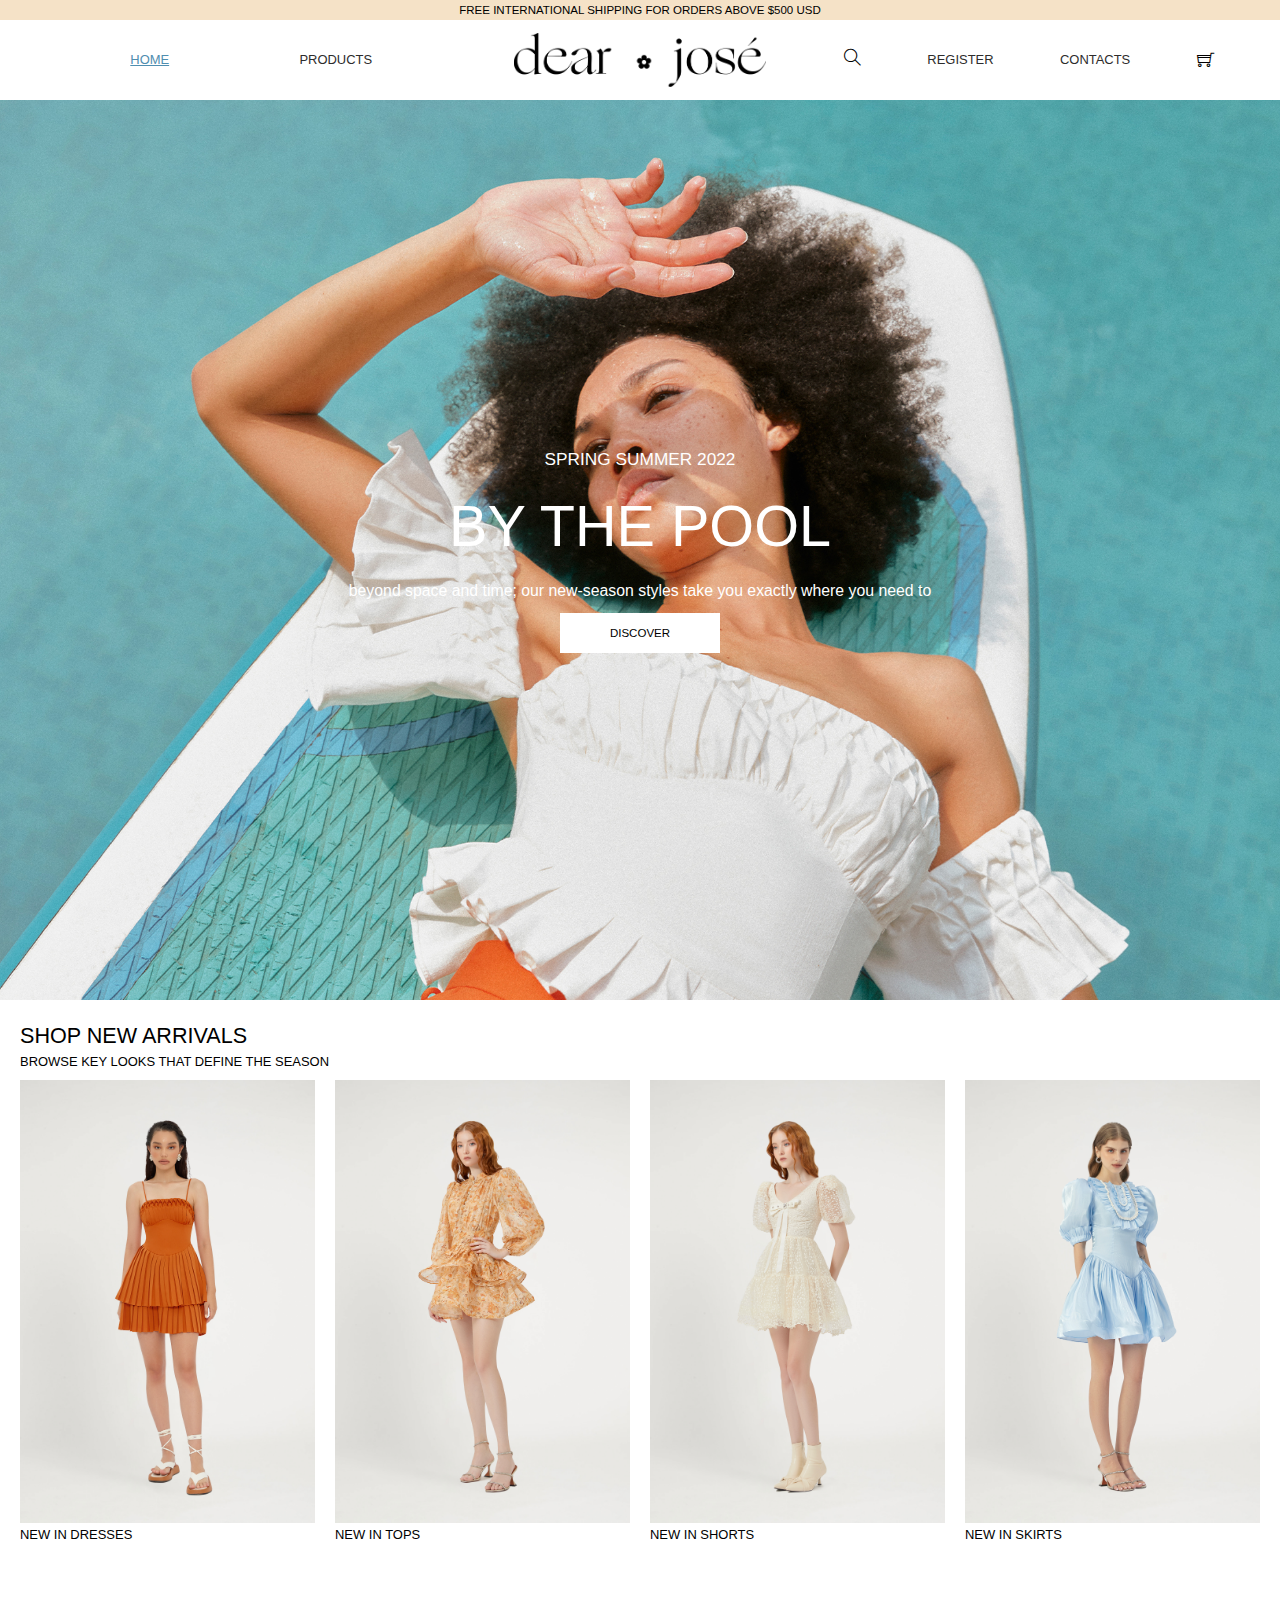
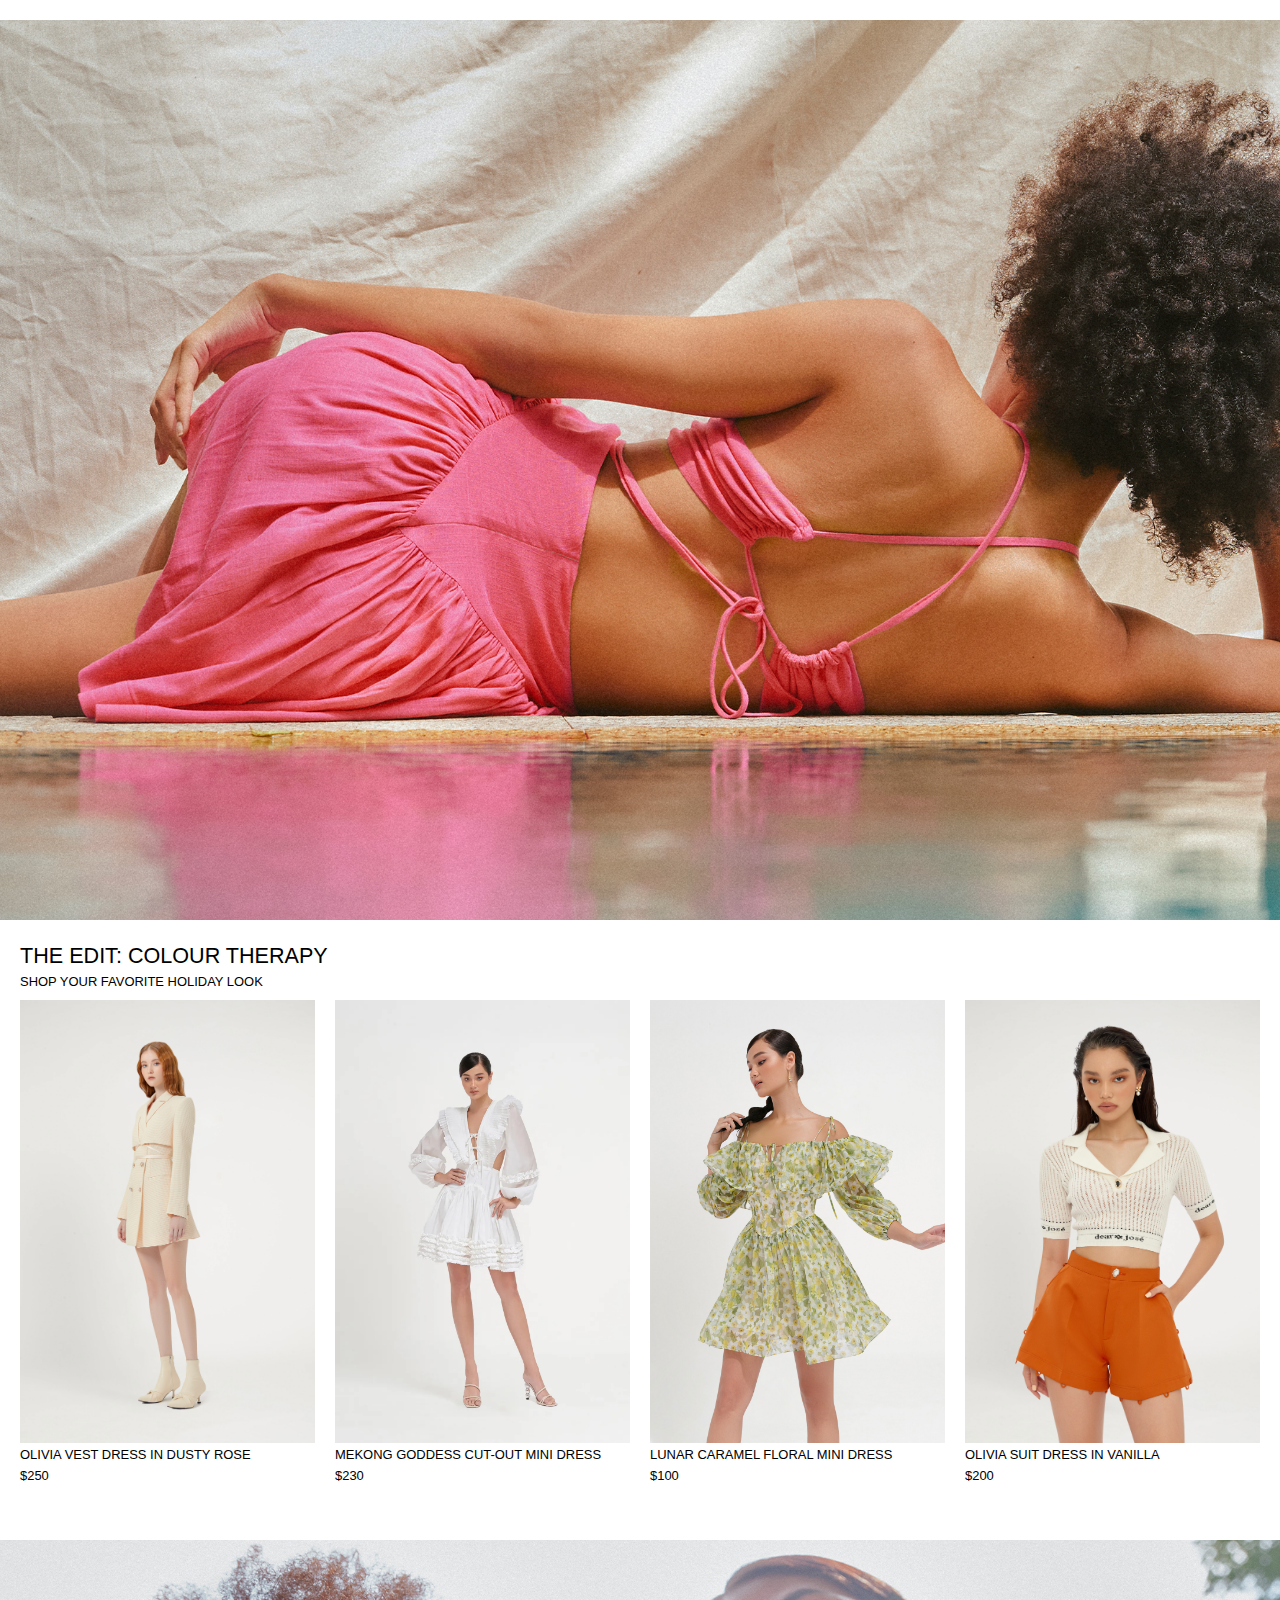
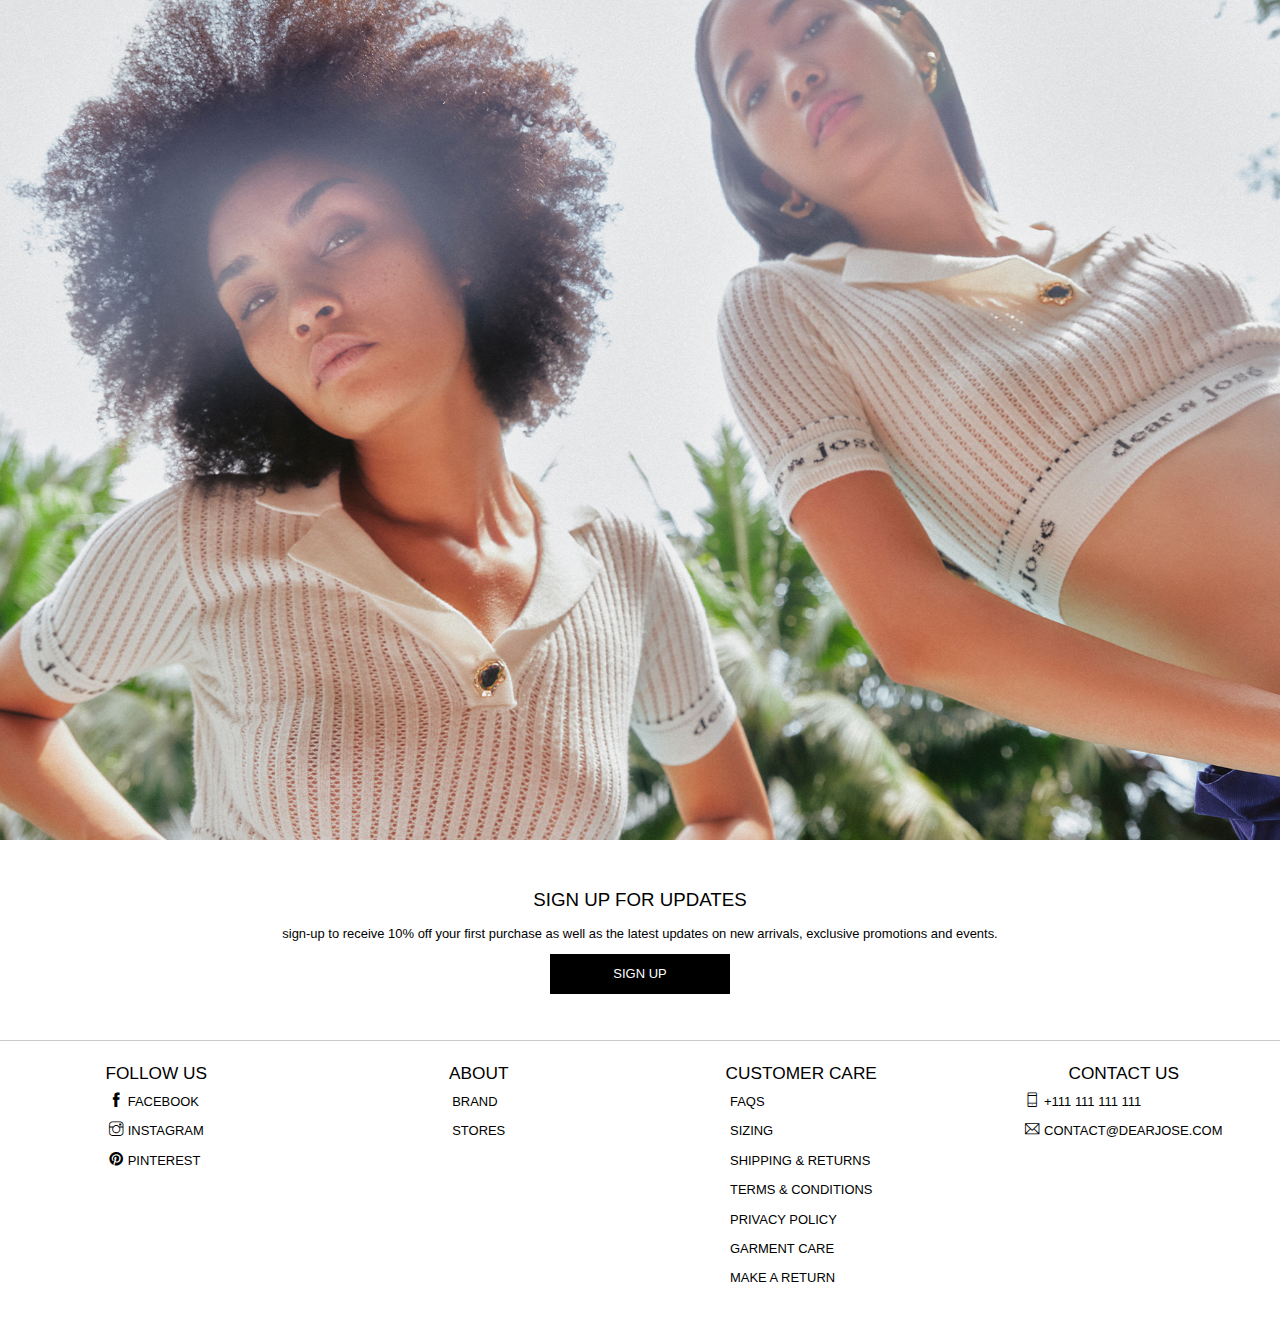
<file: index.html>
<!DOCTYPE html>
<html lang="en">

<head>
    <meta charset="UTF-8" />
    <meta http-equiv="X-UA-Compatible" content="IE=edge" />
    <meta name="viewport" content="width=device-width, initial-scale=1.0" />
    <link href="http://fonts.cdnfonts.com/css/sofia-pro" rel="stylesheet" />
    <link rel="stylesheet" href="./css/index.css" />
    <link rel="stylesheet" href="./themify-icons/themify-icons.css" />
    <title>DEAR JOIE</title>
</head>

<body>
    <div class="container">
        <div class="header-container">

            <div class="modal-header">
                <p>FREE INTERNATIONAL SHIPPING FOR ORDERS ABOVE $500 USD</p>
            </div>
            <div class="header">

                <div class="nav-bar">
                    <div class="nav-link active"><a href="index.html">HOME</a></div>
                    <div class="nav-link"><a href="product.html">PRODUCTS</a></div>
                </div>
                <div class="logo">
                    <img src="./image/logo-black.png" alt="logo" />
                </div>
                <div class="search-cart">
                    <div class="icon-search">
                        <i class="ti-search"></i>
                    </div>
                    <p class="nav-link"><a href="register.html">REGISTER</a></p>
                    <p class="nav-link"><a href="contact.html">CONTACTS</a></p>
                    <div class="icon-cart">
                        <i class="ti-shopping-cart"></i>
                    </div>
                </div>
            </div>
        </div>
        <div class="body-page">

            <div class="slider">
                <img src="./image/image_main.jpg" alt="" class="main-image">
                <div class="content-slider">

                    <div class="content-summer">
                        SPRING SUMMER 2022

                    </div>
                    <div class="content-creator">
                        BY THE POOL

                    </div>
                    <div class="content-description">
                        Beyond space and time; our new-season styles take you exactly where you need to
                    </div>
                    <div class="content-button">
                        DISCOVER
                    </div>


                </div>
            </div>
            <div class="product-category">
                <p class="category-title">SHOP NEW ARRIVALS</p>
                <p class="category-description">BROWSE KEY LOOKS THAT DEFINE THE SEASON</p>
            </div>
            <div class="slider-product">
                <div class="product">
                    <div class="product-img"><img src="./image/MANGO-MARTINI-PLEATE-MINIDRESS-1.jpg" alt=""></div>
                    <p class="product-name">
                        NEW IN DRESSES</p>
                </div>
                <div class="product">
                    <div class="product-img"><img src="./image/Lunar-Caramel-Floral-Mini-Dress-1.jpg" alt=""></div>
                    <p class="product-name">NEW IN TOPS</p>
                </div>
                <div class="product">
                    <div class="product-img"><img src="./image/Milky-Way-Floral-Mini-Dress-3.jpg" alt=""></div>
                    <p class="product-name">NEW IN SHORTS</p>
                </div>
                <div class="product">
                    <div class="product-img"><img src="./image/MIUCCIA-SHINY-MINI-DRESS-IN-BLUE-2.jpg" alt=""></div>
                    <p class="product-name">NEW IN SKIRTS</p>
                </div>
            </div>
            <div class="slider">
                <img src="./image/image-main2.jpg" alt="" class="main-image">

            </div>
            <div class="product-category">
                <p class="category-title">THE EDIT: COLOUR THERAPY</p>
                <p class="category-description">SHOP YOUR FAVORITE HOLIDAY LOOK</p>
            </div>
            <div class="slider-product">
                <div class="product">
                    <div class="product-img"><img src="./image/Olivia-Suit-Dress-In-Vanilla-3.jpg" alt=""></div>
                    <p class="product-name">
                        OLIVIA VEST DRESS IN DUSTY ROSE</p>
                    <p class="product-price">$250</p>
                </div>
                <div class="product">
                    <div class="product-img"><img src="./image/product1.png" alt=""></div>
                    <p class="product-name">MEKONG GODDESS CUT-OUT MINI DRESS</p>
                    <p class="product-price">$230</p>
                </div>
                <div class="product">
                    <div class="product-img"><img src="./image/Untitled-1_0020_DJ-0976.jpg" alt=""></div>
                    <p class="product-name">LUNAR CARAMEL FLORAL MINI DRESS</p>
                    <p class="product-price">$100</p>
                </div>
                <div class="product">
                    <div class="product-img"><img src="./image/COCO-CROPPED-KNIT-POLO-SHIRT-3.jpg" alt=""></div>
                    <p class="product-name">OLIVIA SUIT DRESS IN VANILLA</p>
                    <p class="product-price">$200</p>
                </div>
            </div>
            <div class="slider">
                <img src="./image/image-main3.jpg" alt="" class="main-image">

            </div>
            <div class="sign-up">
                <p class="signup-title">
                    SIGN UP FOR UPDATES
                </p>
                <p class="signup-description">
                    Sign-up to receive 10% off your first purchase as well as the latest updates on new arrivals,
                    exclusive
                    promotions and
                    events.
                </p>
                <div class="signup-btn">
                    <p>Sign up</p>
                </div>
            </div>
        </div>
        <div class="footer">
            <div class="follow footer-item">
                <div class="title">FOLLOW US</div>
                <div class="list-item">

                    <div class="ff-item">
                        <div class="icon">
                            <i class="ti-facebook"></i>
                        </div>
                        <p class="name">FACEBOOK</p>
                    </div>

                    <div class="ff-item">
                        <div class="icon"><i class="ti-instagram"></i></div>
                        <p class="name">INSTAGRAM </p>
                    </div>
                    <div class="ff-item">
                        <div class="icon"><i class="ti-pinterest-alt"></i></div>
                        <p class="name">PINTEREST</p>
                    </div>
                </div>
            </div>
            <div class="follow footer-item">
                <div class="title">ABOUT </div>
                <div class="list-item">

                    <div class="ff-item">

                        <p class="name">BRAND</p>
                    </div>
                    <div class="ff-item">

                        <p class="name">STORES</p>
                    </div>
                </div>
            </div>
            <div class="follow footer-item">
                <div class="title">CUSTOMER CARE</div>
                <div class="list-item">

                    <div class="ff-item">
                        <div class="name">FAQS</div>
                    </div>
                    <div class="ff-item">
                        <div class="name">SIZING</div>
                    </div>
                    <div class="ff-item">
                        <div class="name">SHIPPING & RETURNS</div>
                    </div>
                    <div class="ff-item">
                        <div class="name">TERMS & CONDITIONS</div>
                    </div>
                    <div class="ff-item">
                        <div class="name">PRIVACY POLICY</div>
                    </div>
                    <div class="ff-item">
                        <div class="name">GARMENT CARE</div>
                    </div>
                    <div class="ff-item">
                        <div class="name">MAKE A RETURN</div>
                    </div>
                </div>
            </div>
            <div class="follow footer-item">
                <div class="title">CONTACT US</div>
                <div class="list-item">

                    <div class="ff-item">
                        <div class="icon">
                            <i class="ti-mobile"></i>
                        </div>
                        <p class="name">+111 111 111 111</p>
                    </div>

                    <div class="ff-item">
                        <div class="icon"><i class="ti-email"></i></div>
                        <p class="name">CONTACT@DEARJOSE.COM </p>
                    </div>

                </div>
            </div>
        </div>
    </div>
</body>

</html>
</file>
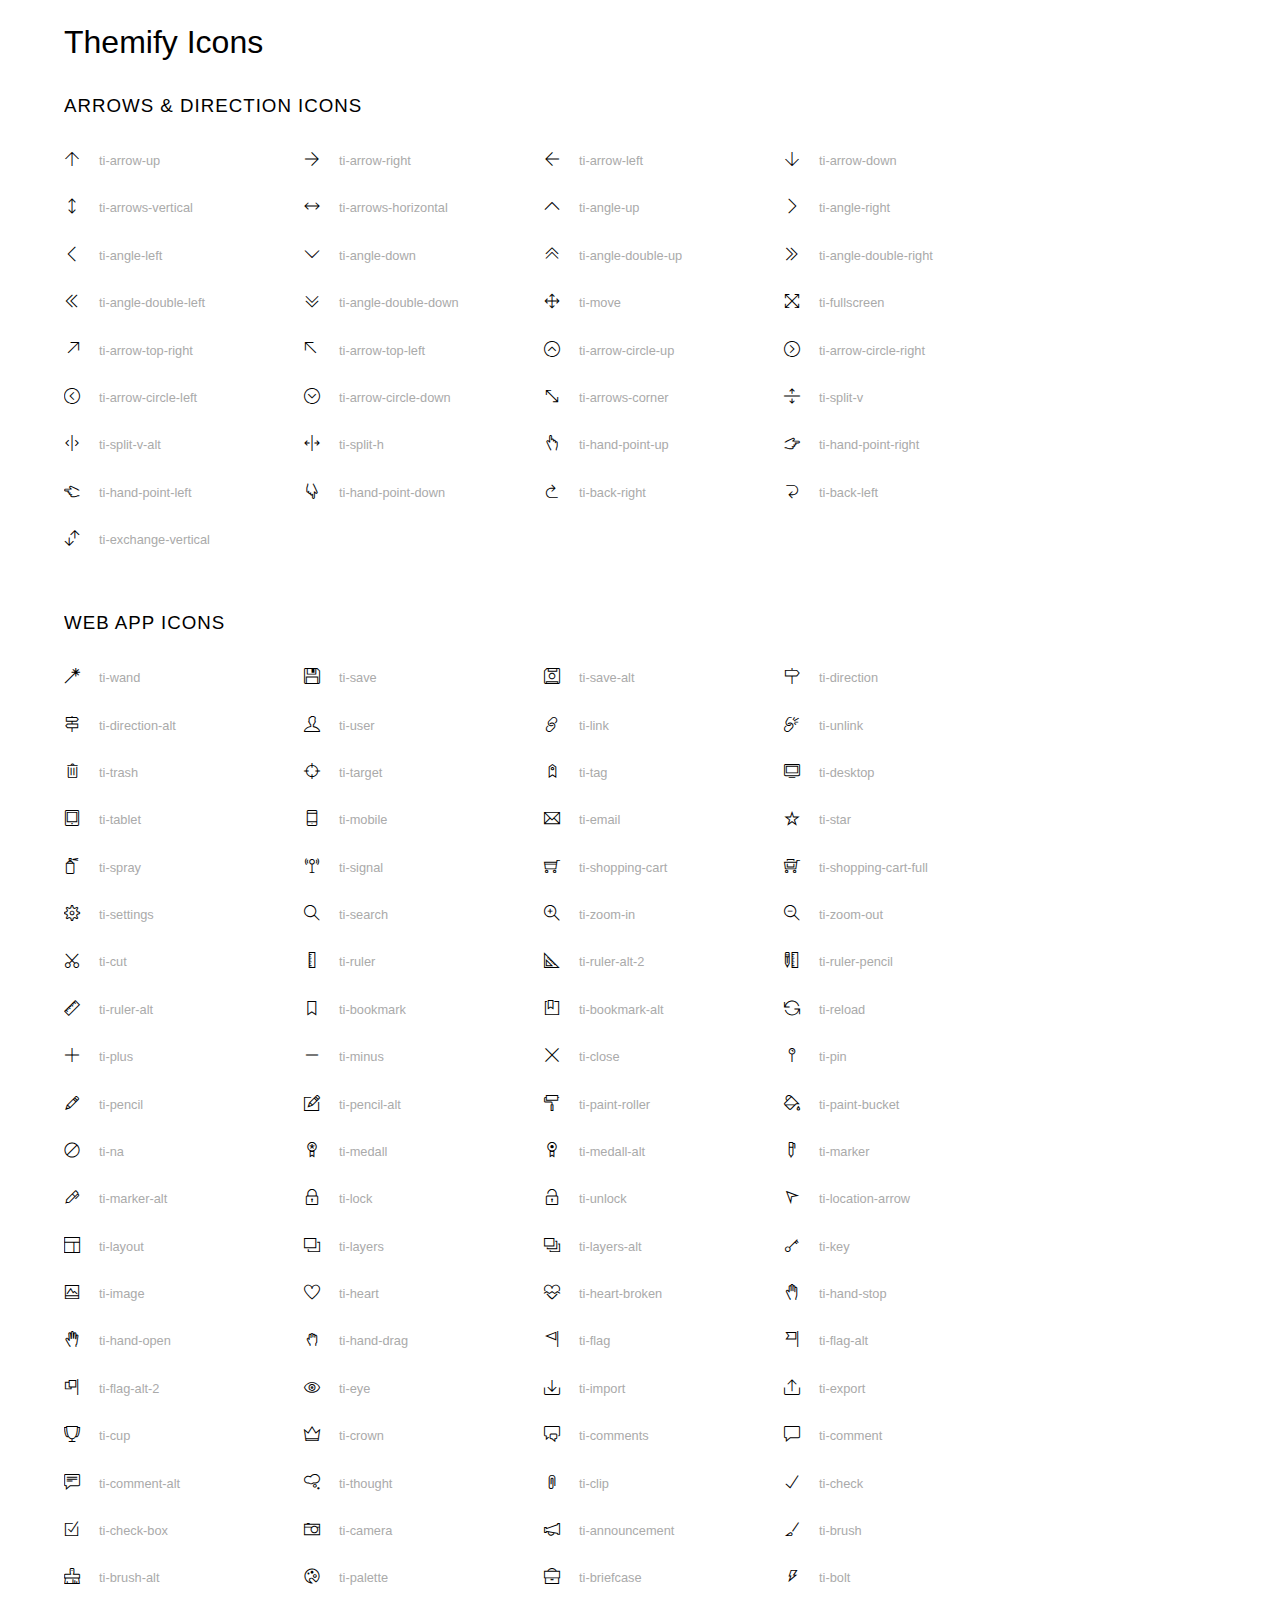
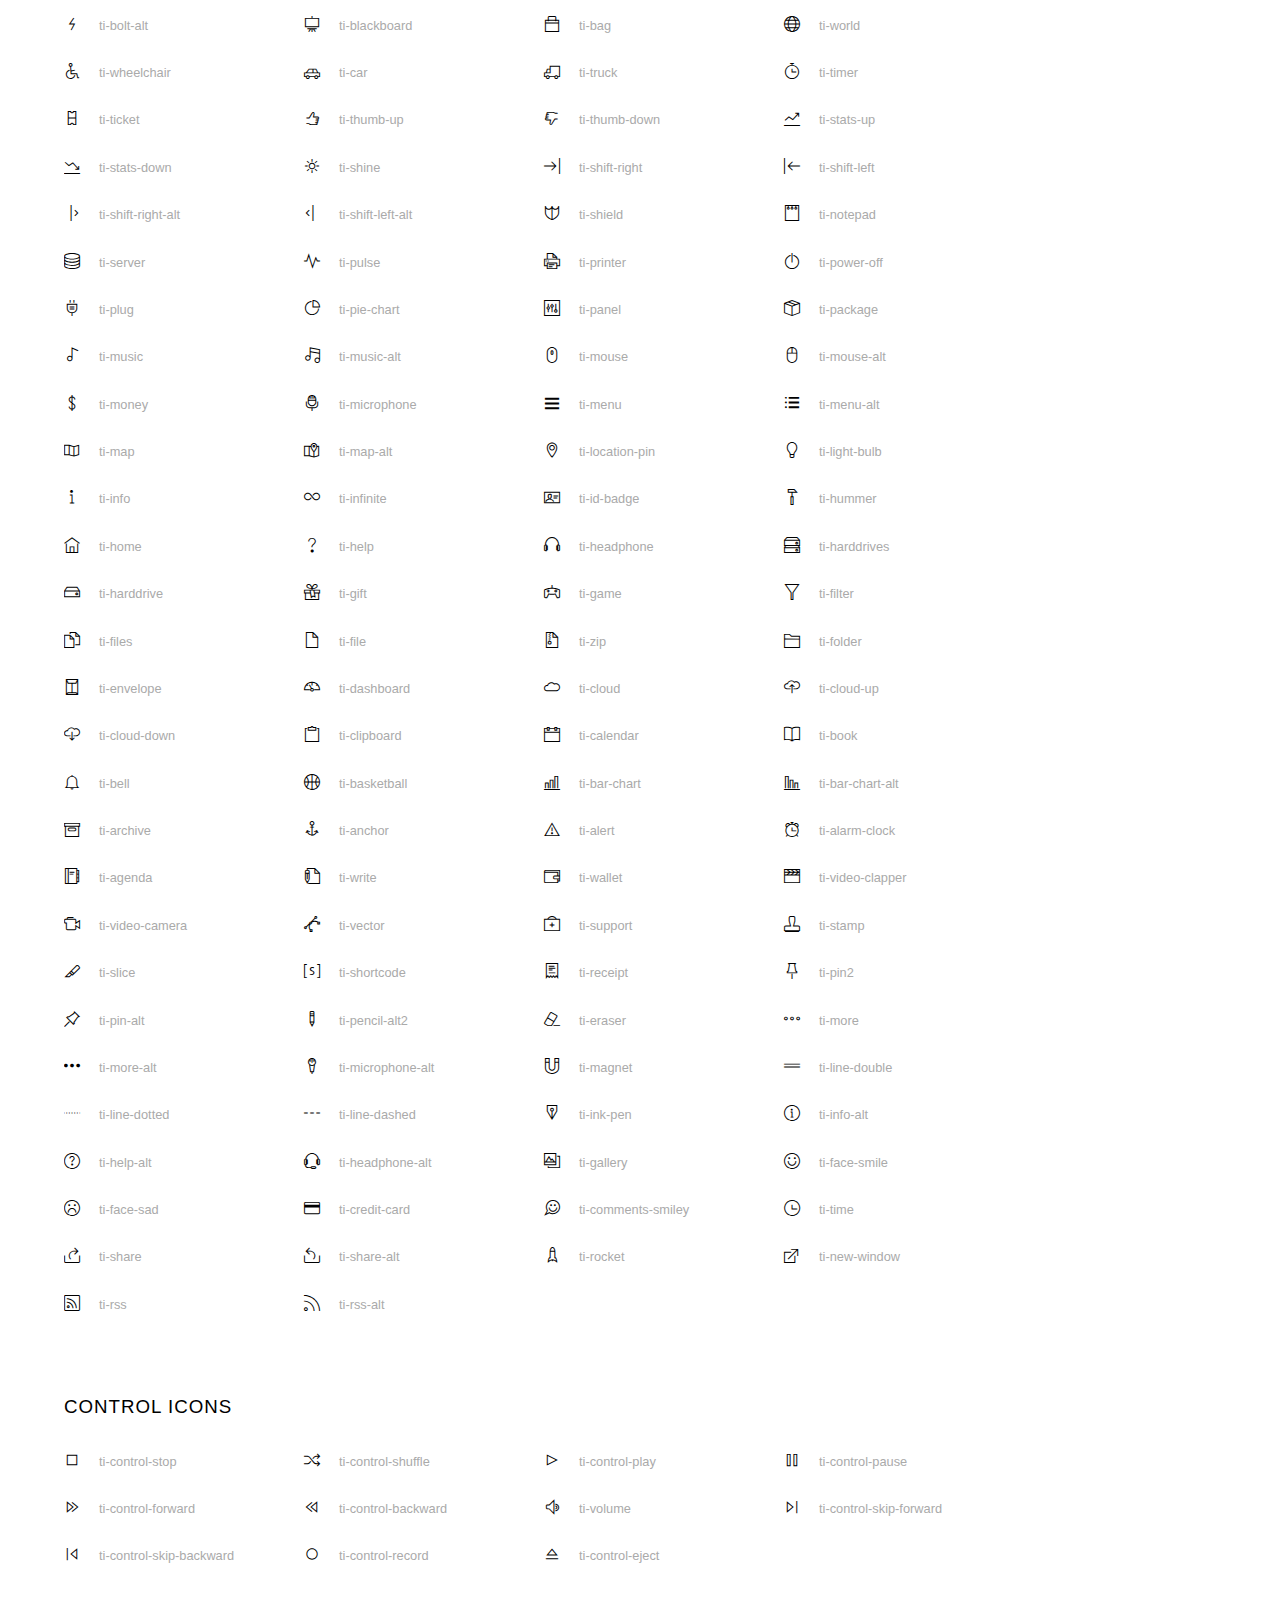
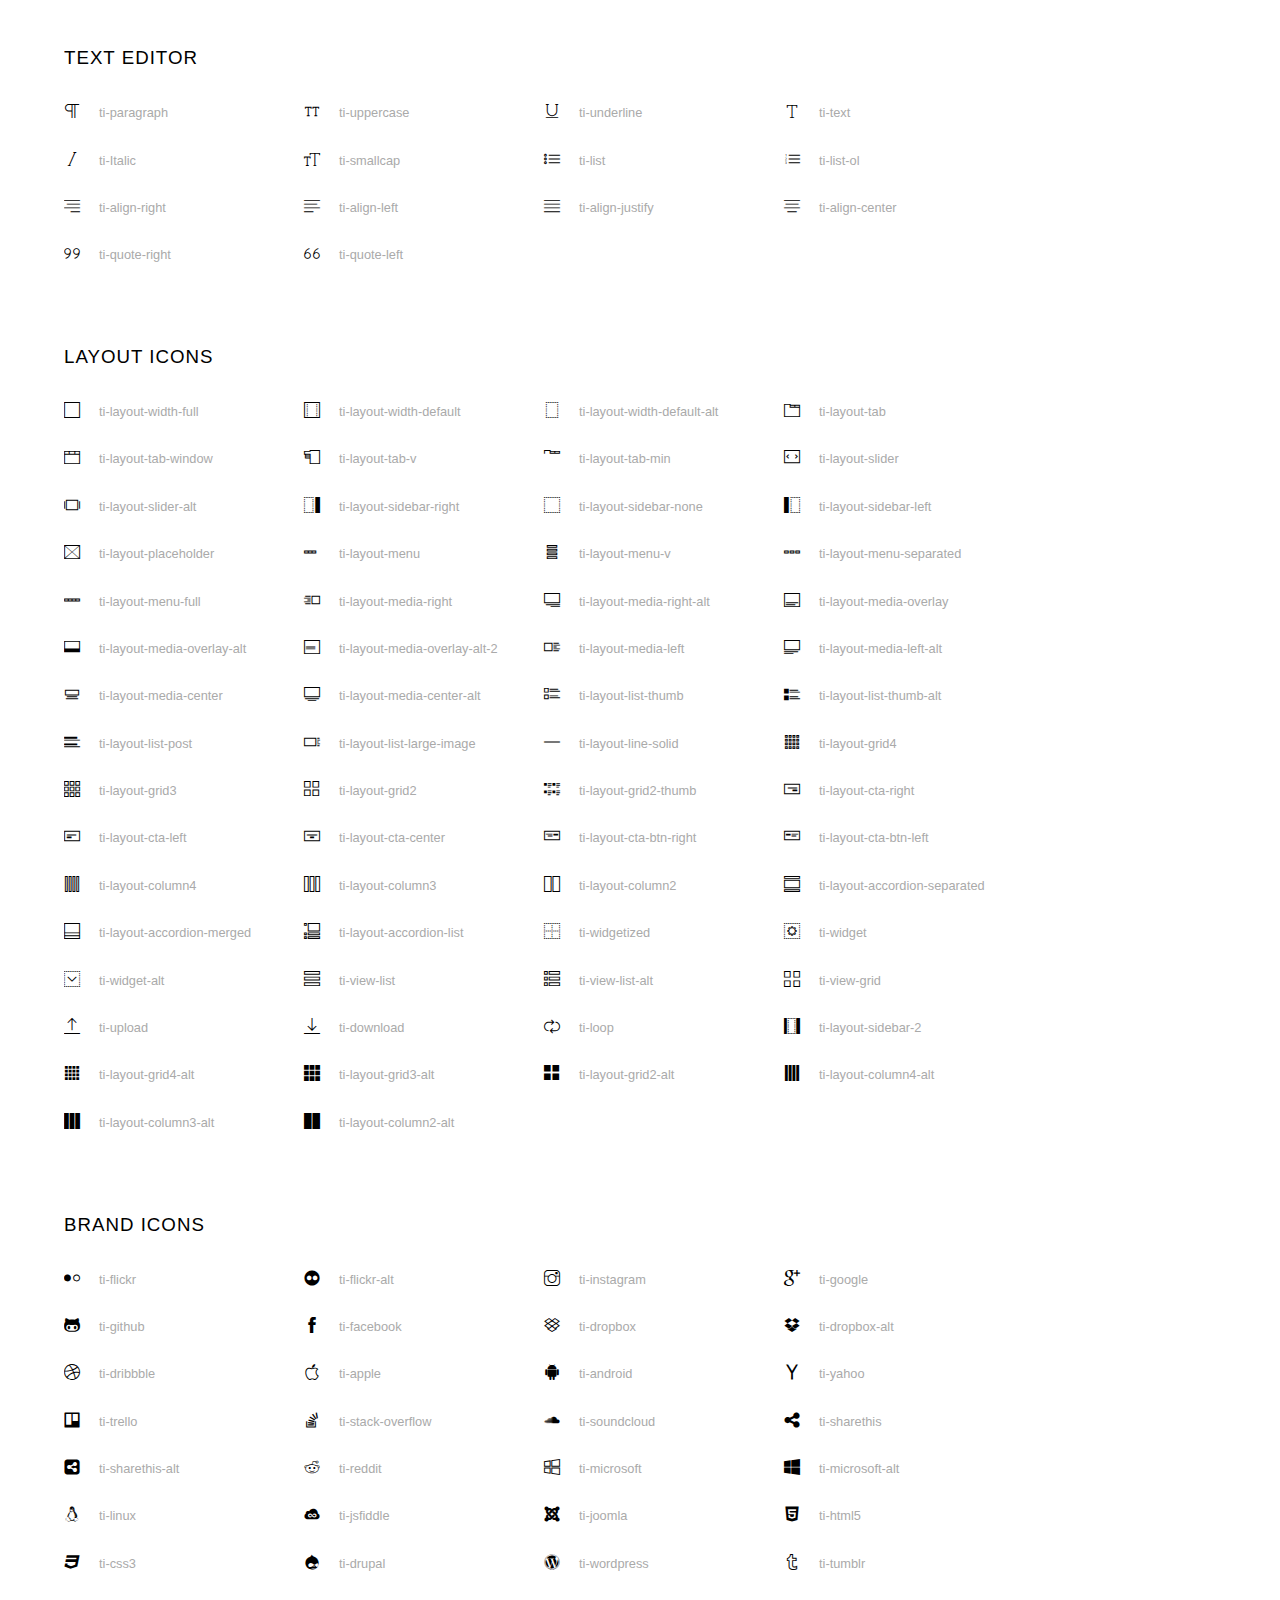
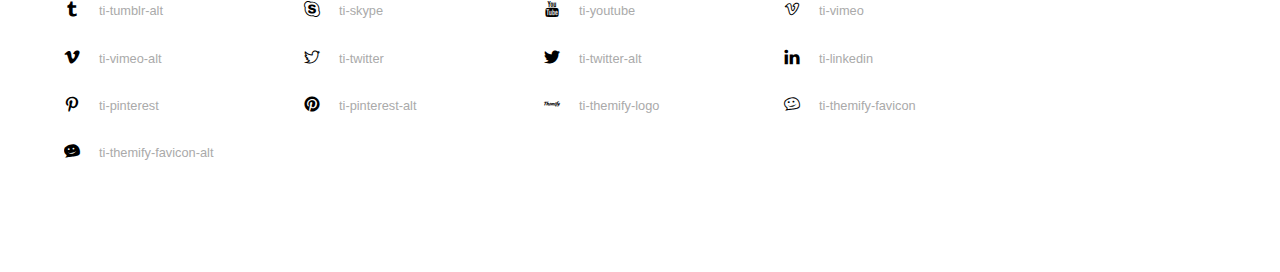
<file: themify-icons/index.html>
<!doctype html>
<html>
<head>
	<meta charset="utf-8">
	<title>Themify Icon Font</title>
	<meta name="viewport" content="width=device-width">
	<link rel="stylesheet" href="demo-files/demo.css">
	<link rel="stylesheet" href="themify-icons.css">
	<!--[if lt IE 8]><!-->
	<link rel="stylesheet" href="ie7/ie7.css">
	<!--<![endif]-->
</head>
<body>
	<h1>Themify Icons</h1>

	<div class="icon-section">

		<div class="icon-section">
			<h3>Arrows &amp; Direction Icons </h3>

			<div class="icon-container">
				<span class="ti-arrow-up"></span><span class="icon-name"> ti-arrow-up</span>
			</div>
			<div class="icon-container">
				<span class="ti-arrow-right"></span><span class="icon-name"> ti-arrow-right</span>
			</div>
			<div class="icon-container">
				<span class="ti-arrow-left"></span><span class="icon-name"> ti-arrow-left</span>
			</div>
			<div class="icon-container">
				<span class="ti-arrow-down"></span><span class="icon-name"> ti-arrow-down</span>
			</div>
			<div class="icon-container">
				<span class="ti-arrows-vertical"></span><span class="icon-name"> ti-arrows-vertical</span>
			</div>
			<div class="icon-container">
				<span class="ti-arrows-horizontal"></span><span class="icon-name"> ti-arrows-horizontal</span>
			</div>
			<div class="icon-container">
				<span class="ti-angle-up"></span><span class="icon-name"> ti-angle-up</span>
			</div>
			<div class="icon-container">
				<span class="ti-angle-right"></span><span class="icon-name"> ti-angle-right</span>
			</div>
			<div class="icon-container">
				<span class="ti-angle-left"></span><span class="icon-name"> ti-angle-left</span>
			</div>
			<div class="icon-container">
				<span class="ti-angle-down"></span><span class="icon-name"> ti-angle-down</span>
			</div>	
			<div class="icon-container">
				<span class="ti-angle-double-up"></span><span class="icon-name"> ti-angle-double-up</span>
			</div>
			<div class="icon-container">
				<span class="ti-angle-double-right"></span><span class="icon-name"> ti-angle-double-right</span>
			</div>
			<div class="icon-container">
				<span class="ti-angle-double-left"></span><span class="icon-name"> ti-angle-double-left</span>
			</div>
			<div class="icon-container">
				<span class="ti-angle-double-down"></span><span class="icon-name"> ti-angle-double-down</span>
			</div>					
			<div class="icon-container">
				<span class="ti-move"></span><span class="icon-name"> ti-move</span>
			</div>
			<div class="icon-container">
				<span class="ti-fullscreen"></span><span class="icon-name"> ti-fullscreen</span>
			</div>
			<div class="icon-container">
				<span class="ti-arrow-top-right"></span><span class="icon-name"> ti-arrow-top-right</span>
			</div>
			<div class="icon-container">
				<span class="ti-arrow-top-left"></span><span class="icon-name"> ti-arrow-top-left</span>
			</div>
			<div class="icon-container">
				<span class="ti-arrow-circle-up"></span><span class="icon-name"> ti-arrow-circle-up</span>
			</div>
			<div class="icon-container">
				<span class="ti-arrow-circle-right"></span><span class="icon-name"> ti-arrow-circle-right</span>
			</div>
			<div class="icon-container">
				<span class="ti-arrow-circle-left"></span><span class="icon-name"> ti-arrow-circle-left</span>
			</div>
			<div class="icon-container">
				<span class="ti-arrow-circle-down"></span><span class="icon-name"> ti-arrow-circle-down</span>
			</div>
			<div class="icon-container">
				<span class="ti-arrows-corner"></span><span class="icon-name"> ti-arrows-corner</span>
			</div>
			<div class="icon-container">
				<span class="ti-split-v"></span><span class="icon-name"> ti-split-v</span>
			</div>

			<div class="icon-container">
				<span class="ti-split-v-alt"></span><span class="icon-name"> ti-split-v-alt</span>
			</div>
			<div class="icon-container">
				<span class="ti-split-h"></span><span class="icon-name"> ti-split-h</span>
			</div>
			<div class="icon-container">
				<span class="ti-hand-point-up"></span><span class="icon-name"> ti-hand-point-up</span>
			</div>
			<div class="icon-container">
				<span class="ti-hand-point-right"></span><span class="icon-name"> ti-hand-point-right</span>
			</div>
			<div class="icon-container">
				<span class="ti-hand-point-left"></span><span class="icon-name"> ti-hand-point-left</span>
			</div>
			<div class="icon-container">
				<span class="ti-hand-point-down"></span><span class="icon-name"> ti-hand-point-down</span>
			</div>
			<div class="icon-container">
				<span class="ti-back-right"></span><span class="icon-name"> ti-back-right</span>
			</div>
			<div class="icon-container">
				<span class="ti-back-left"></span><span class="icon-name"> ti-back-left</span>
			</div>
			<div class="icon-container">
				<span class="ti-exchange-vertical"></span><span class="icon-name"> ti-exchange-vertical</span>
			</div>

		</div> <!-- Arrows Icons -->



		<h3>Web App Icons</h3>
		
		<div class="icon-section">

			<div class="icon-container">
				<span class="ti-wand"></span><span class="icon-name"> ti-wand</span>
			</div>
			<div class="icon-container">
				<span class="ti-save"></span><span class="icon-name"> ti-save</span>
			</div>
			<div class="icon-container">
				<span class="ti-save-alt"></span><span class="icon-name"> ti-save-alt</span>
			</div>

			<div class="icon-container">
				<span class="ti-direction"></span><span class="icon-name"> ti-direction</span>
			</div>
			<div class="icon-container">
				<span class="ti-direction-alt"></span><span class="icon-name"> ti-direction-alt</span>
			</div>
			<div class="icon-container">
				<span class="ti-user"></span><span class="icon-name"> ti-user</span>
			</div>
			<div class="icon-container">
				<span class="ti-link"></span><span class="icon-name"> ti-link</span>
			</div>
			<div class="icon-container">
				<span class="ti-unlink"></span><span class="icon-name"> ti-unlink</span>
			</div>
			<div class="icon-container">
				<span class="ti-trash"></span><span class="icon-name"> ti-trash</span>
			</div>
			<div class="icon-container">
				<span class="ti-target"></span><span class="icon-name"> ti-target</span>
			</div>
			<div class="icon-container">
				<span class="ti-tag"></span><span class="icon-name"> ti-tag</span>
			</div>
			<div class="icon-container">
				<span class="ti-desktop"></span><span class="icon-name"> ti-desktop</span>
			</div>
			<div class="icon-container">
				<span class="ti-tablet"></span><span class="icon-name"> ti-tablet</span>
			</div>
			<div class="icon-container">
				<span class="ti-mobile"></span><span class="icon-name"> ti-mobile</span>
			</div>
			<div class="icon-container">
				<span class="ti-email"></span><span class="icon-name"> ti-email</span>
			</div>	
			<div class="icon-container">
				<span class="ti-star"></span><span class="icon-name"> ti-star</span>
			</div>
			<div class="icon-container">
				<span class="ti-spray"></span><span class="icon-name"> ti-spray</span>
			</div>
			<div class="icon-container">
				<span class="ti-signal"></span><span class="icon-name"> ti-signal</span>
			</div>
			<div class="icon-container">
				<span class="ti-shopping-cart"></span><span class="icon-name"> ti-shopping-cart</span>
			</div>
			<div class="icon-container">
				<span class="ti-shopping-cart-full"></span><span class="icon-name"> ti-shopping-cart-full</span>
			</div>
			<div class="icon-container">
				<span class="ti-settings"></span><span class="icon-name"> ti-settings</span>
			</div>
			<div class="icon-container">
				<span class="ti-search"></span><span class="icon-name"> ti-search</span>
			</div>
			<div class="icon-container">
				<span class="ti-zoom-in"></span><span class="icon-name"> ti-zoom-in</span>
			</div>
			<div class="icon-container">
				<span class="ti-zoom-out"></span><span class="icon-name"> ti-zoom-out</span>
			</div>
			<div class="icon-container">
				<span class="ti-cut"></span><span class="icon-name"> ti-cut</span>
			</div>
			<div class="icon-container">
				<span class="ti-ruler"></span><span class="icon-name"> ti-ruler</span>
			</div>
			<div class="icon-container">
				<span class="ti-ruler-alt-2"></span><span class="icon-name"> ti-ruler-alt-2</span>
			</div>			
			<div class="icon-container">
				<span class="ti-ruler-pencil"></span><span class="icon-name"> ti-ruler-pencil</span>
			</div>
			<div class="icon-container">
				<span class="ti-ruler-alt"></span><span class="icon-name"> ti-ruler-alt</span>
			</div>
			<div class="icon-container">
				<span class="ti-bookmark"></span><span class="icon-name"> ti-bookmark</span>
			</div>
			<div class="icon-container">
				<span class="ti-bookmark-alt"></span><span class="icon-name"> ti-bookmark-alt</span>
			</div>
			<div class="icon-container">
				<span class="ti-reload"></span><span class="icon-name"> ti-reload</span>
			</div>
			<div class="icon-container">
				<span class="ti-plus"></span><span class="icon-name"> ti-plus</span>
			</div>
			<div class="icon-container">
				<span class="ti-minus"></span><span class="icon-name"> ti-minus</span>
			</div>
			<div class="icon-container">
				<span class="ti-close"></span><span class="icon-name"> ti-close</span>
			</div>			
			<div class="icon-container">
				<span class="ti-pin"></span><span class="icon-name"> ti-pin</span>
			</div>
			<div class="icon-container">
				<span class="ti-pencil"></span><span class="icon-name"> ti-pencil</span>
			</div>
					
		  	<div class="icon-container">
				<span class="ti-pencil-alt"></span><span class="icon-name"> ti-pencil-alt</span>
			</div>
			<div class="icon-container">
				<span class="ti-paint-roller"></span><span class="icon-name"> ti-paint-roller</span>
			</div>
			<div class="icon-container">
				<span class="ti-paint-bucket"></span><span class="icon-name"> ti-paint-bucket</span>
			</div>
			<div class="icon-container">
				<span class="ti-na"></span><span class="icon-name"> ti-na</span>
			</div>
			<div class="icon-container">
				<span class="ti-medall"></span><span class="icon-name"> ti-medall</span>
			</div>
			<div class="icon-container">
				<span class="ti-medall-alt"></span><span class="icon-name"> ti-medall-alt</span>
			</div>
			<div class="icon-container">
				<span class="ti-marker"></span><span class="icon-name"> ti-marker</span>
			</div>
			<div class="icon-container">
				<span class="ti-marker-alt"></span><span class="icon-name"> ti-marker-alt</span>
			</div>

			<div class="icon-container">
				<span class="ti-lock"></span><span class="icon-name"> ti-lock</span>
			</div>
			<div class="icon-container">
				<span class="ti-unlock"></span><span class="icon-name"> ti-unlock</span>
			</div>
			<div class="icon-container">
				<span class="ti-location-arrow"></span><span class="icon-name"> ti-location-arrow</span>
			</div>
			<div class="icon-container">
				<span class="ti-layout"></span><span class="icon-name"> ti-layout</span>
			</div>
			<div class="icon-container">
				<span class="ti-layers"></span><span class="icon-name"> ti-layers</span>
			</div>
			<div class="icon-container">
				<span class="ti-layers-alt"></span><span class="icon-name"> ti-layers-alt</span>
			</div>
			<div class="icon-container">
				<span class="ti-key"></span><span class="icon-name"> ti-key</span>
			</div>
			<div class="icon-container">
				<span class="ti-image"></span><span class="icon-name"> ti-image</span>
			</div>
			<div class="icon-container">
				<span class="ti-heart"></span><span class="icon-name"> ti-heart</span>
			</div>
			<div class="icon-container">
				<span class="ti-heart-broken"></span><span class="icon-name"> ti-heart-broken</span>
			</div>
			<div class="icon-container">
				<span class="ti-hand-stop"></span><span class="icon-name"> ti-hand-stop</span>
			</div>
			<div class="icon-container">
				<span class="ti-hand-open"></span><span class="icon-name"> ti-hand-open</span>
			</div>
			<div class="icon-container">
				<span class="ti-hand-drag"></span><span class="icon-name"> ti-hand-drag</span>
			</div>
			<div class="icon-container">
				<span class="ti-flag"></span><span class="icon-name"> ti-flag</span>
			</div>
			<div class="icon-container">
				<span class="ti-flag-alt"></span><span class="icon-name"> ti-flag-alt</span>
			</div>
			<div class="icon-container">
				<span class="ti-flag-alt-2"></span><span class="icon-name"> ti-flag-alt-2</span>
			</div>
			<div class="icon-container">
				<span class="ti-eye"></span><span class="icon-name"> ti-eye</span>
			</div>
			<div class="icon-container">
				<span class="ti-import"></span><span class="icon-name"> ti-import</span>
			</div>			
			<div class="icon-container">
				<span class="ti-export"></span><span class="icon-name"> ti-export</span>
			</div>
			<div class="icon-container">
				<span class="ti-cup"></span><span class="icon-name"> ti-cup</span>
			</div>
			<div class="icon-container">
				<span class="ti-crown"></span><span class="icon-name"> ti-crown</span>
			</div>
			<div class="icon-container">
				<span class="ti-comments"></span><span class="icon-name"> ti-comments</span>
			</div>
			<div class="icon-container">
				<span class="ti-comment"></span><span class="icon-name"> ti-comment</span>
			</div>
			<div class="icon-container">
				<span class="ti-comment-alt"></span><span class="icon-name"> ti-comment-alt</span>
			</div>
			<div class="icon-container">
				<span class="ti-thought"></span><span class="icon-name"> ti-thought</span>
			</div>			
			<div class="icon-container">
				<span class="ti-clip"></span><span class="icon-name"> ti-clip</span>
			</div>

			<div class="icon-container">
				<span class="ti-check"></span><span class="icon-name"> ti-check</span>
			</div>
			<div class="icon-container">
				<span class="ti-check-box"></span><span class="icon-name"> ti-check-box</span>
			</div>
			<div class="icon-container">
				<span class="ti-camera"></span><span class="icon-name"> ti-camera</span>
			</div>
			<div class="icon-container">
				<span class="ti-announcement"></span><span class="icon-name"> ti-announcement</span>
			</div>
			<div class="icon-container">
				<span class="ti-brush"></span><span class="icon-name"> ti-brush</span>
			</div>
			<div class="icon-container">
				<span class="ti-brush-alt"></span><span class="icon-name"> ti-brush-alt</span>
			</div>
			<div class="icon-container">
				<span class="ti-palette"></span><span class="icon-name"> ti-palette</span>
			</div>			
			<div class="icon-container">
				<span class="ti-briefcase"></span><span class="icon-name"> ti-briefcase</span>
			</div>
			<div class="icon-container">
				<span class="ti-bolt"></span><span class="icon-name"> ti-bolt</span>
			</div>
			<div class="icon-container">
				<span class="ti-bolt-alt"></span><span class="icon-name"> ti-bolt-alt</span>
			</div>
			<div class="icon-container">
				<span class="ti-blackboard"></span><span class="icon-name"> ti-blackboard</span>
			</div>
			<div class="icon-container">
				<span class="ti-bag"></span><span class="icon-name"> ti-bag</span>
			</div>
			<div class="icon-container">
				<span class="ti-world"></span><span class="icon-name"> ti-world</span>
			</div>
			<div class="icon-container">
				<span class="ti-wheelchair"></span><span class="icon-name"> ti-wheelchair</span>
			</div>
			<div class="icon-container">
				<span class="ti-car"></span><span class="icon-name"> ti-car</span>
			</div>
			<div class="icon-container">
				<span class="ti-truck"></span><span class="icon-name"> ti-truck</span>
			</div>
			<div class="icon-container">
				<span class="ti-timer"></span><span class="icon-name"> ti-timer</span>
			</div>
			<div class="icon-container">
				<span class="ti-ticket"></span><span class="icon-name"> ti-ticket</span>
			</div>
			<div class="icon-container">
				<span class="ti-thumb-up"></span><span class="icon-name"> ti-thumb-up</span>
			</div>
			<div class="icon-container">
				<span class="ti-thumb-down"></span><span class="icon-name"> ti-thumb-down</span>
			</div>

			<div class="icon-container">
				<span class="ti-stats-up"></span><span class="icon-name"> ti-stats-up</span>
			</div>
			<div class="icon-container">
				<span class="ti-stats-down"></span><span class="icon-name"> ti-stats-down</span>
			</div>
			<div class="icon-container">
				<span class="ti-shine"></span><span class="icon-name"> ti-shine</span>
			</div>
			<div class="icon-container">
				<span class="ti-shift-right"></span><span class="icon-name"> ti-shift-right</span>
			</div>
			<div class="icon-container">
				<span class="ti-shift-left"></span><span class="icon-name"> ti-shift-left</span>
			</div>

			<div class="icon-container">
				<span class="ti-shift-right-alt"></span><span class="icon-name"> ti-shift-right-alt</span>
			</div>
			<div class="icon-container">
				<span class="ti-shift-left-alt"></span><span class="icon-name"> ti-shift-left-alt</span>
			</div>
			<div class="icon-container">
				<span class="ti-shield"></span><span class="icon-name"> ti-shield</span>
			</div>
			<div class="icon-container">
				<span class="ti-notepad"></span><span class="icon-name"> ti-notepad</span>
			</div>
			<div class="icon-container">
				<span class="ti-server"></span><span class="icon-name"> ti-server</span>
			</div>

			<div class="icon-container">
				<span class="ti-pulse"></span><span class="icon-name"> ti-pulse</span>
			</div>
			<div class="icon-container">
				<span class="ti-printer"></span><span class="icon-name"> ti-printer</span>
			</div>
			<div class="icon-container">
				<span class="ti-power-off"></span><span class="icon-name"> ti-power-off</span>
			</div>
			<div class="icon-container">
				<span class="ti-plug"></span><span class="icon-name"> ti-plug</span>
			</div>
			<div class="icon-container">
				<span class="ti-pie-chart"></span><span class="icon-name"> ti-pie-chart</span>
			</div>

			<div class="icon-container">
				<span class="ti-panel"></span><span class="icon-name"> ti-panel</span>
			</div>
			<div class="icon-container">
				<span class="ti-package"></span><span class="icon-name"> ti-package</span>
			</div>
			<div class="icon-container">
				<span class="ti-music"></span><span class="icon-name"> ti-music</span>
			</div>
			<div class="icon-container">
				<span class="ti-music-alt"></span><span class="icon-name"> ti-music-alt</span>
			</div>
			<div class="icon-container">
				<span class="ti-mouse"></span><span class="icon-name"> ti-mouse</span>
			</div>
			<div class="icon-container">
				<span class="ti-mouse-alt"></span><span class="icon-name"> ti-mouse-alt</span>
			</div>
			<div class="icon-container">
				<span class="ti-money"></span><span class="icon-name"> ti-money</span>
			</div>
			<div class="icon-container">
				<span class="ti-microphone"></span><span class="icon-name"> ti-microphone</span>
			</div>
			<div class="icon-container">
				<span class="ti-menu"></span><span class="icon-name"> ti-menu</span>
			</div>
			<div class="icon-container">
				<span class="ti-menu-alt"></span><span class="icon-name"> ti-menu-alt</span>
			</div>
			<div class="icon-container">
				<span class="ti-map"></span><span class="icon-name"> ti-map</span>
			</div>
			<div class="icon-container">
				<span class="ti-map-alt"></span><span class="icon-name"> ti-map-alt</span>
			</div>

			<div class="icon-container">
				<span class="ti-location-pin"></span><span class="icon-name"> ti-location-pin</span>
			</div>

			<div class="icon-container">
				<span class="ti-light-bulb"></span><span class="icon-name"> ti-light-bulb</span>
			</div>
			<div class="icon-container">
				<span class="ti-info"></span><span class="icon-name"> ti-info</span>
			</div>
			<div class="icon-container">
				<span class="ti-infinite"></span><span class="icon-name"> ti-infinite</span>
			</div>
			<div class="icon-container">
				<span class="ti-id-badge"></span><span class="icon-name"> ti-id-badge</span>
			</div>
			<div class="icon-container">
				<span class="ti-hummer"></span><span class="icon-name"> ti-hummer</span>
			</div>
			<div class="icon-container">
				<span class="ti-home"></span><span class="icon-name"> ti-home</span>
			</div>
			<div class="icon-container">
				<span class="ti-help"></span><span class="icon-name"> ti-help</span>
			</div>
			<div class="icon-container">
				<span class="ti-headphone"></span><span class="icon-name"> ti-headphone</span>
			</div>
			<div class="icon-container">
				<span class="ti-harddrives"></span><span class="icon-name"> ti-harddrives</span>
			</div>
			<div class="icon-container">
				<span class="ti-harddrive"></span><span class="icon-name"> ti-harddrive</span>
			</div>
			<div class="icon-container">
				<span class="ti-gift"></span><span class="icon-name"> ti-gift</span>
			</div>
			<div class="icon-container">
				<span class="ti-game"></span><span class="icon-name"> ti-game</span>
			</div>
			<div class="icon-container">
				<span class="ti-filter"></span><span class="icon-name"> ti-filter</span>
			</div>
			<div class="icon-container">
				<span class="ti-files"></span><span class="icon-name"> ti-files</span>
			</div>
			<div class="icon-container">
				<span class="ti-file"></span><span class="icon-name"> ti-file</span>
			</div>
			<div class="icon-container">
				<span class="ti-zip"></span><span class="icon-name"> ti-zip</span>
			</div>
			<div class="icon-container">
				<span class="ti-folder"></span><span class="icon-name"> ti-folder</span>
			</div>			
			<div class="icon-container">
				<span class="ti-envelope"></span><span class="icon-name"> ti-envelope</span>
			</div>


			<div class="icon-container">
				<span class="ti-dashboard"></span><span class="icon-name"> ti-dashboard</span>
			</div>
			<div class="icon-container">
				<span class="ti-cloud"></span><span class="icon-name"> ti-cloud</span>
			</div>
			<div class="icon-container">
				<span class="ti-cloud-up"></span><span class="icon-name"> ti-cloud-up</span>
			</div>
			<div class="icon-container">
				<span class="ti-cloud-down"></span><span class="icon-name"> ti-cloud-down</span>
			</div>
			<div class="icon-container">
				<span class="ti-clipboard"></span><span class="icon-name"> ti-clipboard</span>
			</div>
			<div class="icon-container">
				<span class="ti-calendar"></span><span class="icon-name"> ti-calendar</span>
			</div>
			<div class="icon-container">
				<span class="ti-book"></span><span class="icon-name"> ti-book</span>
			</div>
			<div class="icon-container">
				<span class="ti-bell"></span><span class="icon-name"> ti-bell</span>
			</div>
			<div class="icon-container">
				<span class="ti-basketball"></span><span class="icon-name"> ti-basketball</span>
			</div>
			<div class="icon-container">
				<span class="ti-bar-chart"></span><span class="icon-name"> ti-bar-chart</span>
			</div>
			<div class="icon-container">
				<span class="ti-bar-chart-alt"></span><span class="icon-name"> ti-bar-chart-alt</span>
			</div>


			<div class="icon-container">
				<span class="ti-archive"></span><span class="icon-name"> ti-archive</span>
			</div>
			<div class="icon-container">
				<span class="ti-anchor"></span><span class="icon-name"> ti-anchor</span>
			</div>

			<div class="icon-container">
				<span class="ti-alert"></span><span class="icon-name"> ti-alert</span>
			</div>
			<div class="icon-container">
				<span class="ti-alarm-clock"></span><span class="icon-name"> ti-alarm-clock</span>
			</div>
			<div class="icon-container">
				<span class="ti-agenda"></span><span class="icon-name"> ti-agenda</span>
			</div>
			<div class="icon-container">
				<span class="ti-write"></span><span class="icon-name"> ti-write</span>
			</div>

			<div class="icon-container">
				<span class="ti-wallet"></span><span class="icon-name"> ti-wallet</span>
			</div>
			<div class="icon-container">
				<span class="ti-video-clapper"></span><span class="icon-name"> ti-video-clapper</span>
			</div>
			<div class="icon-container">
				<span class="ti-video-camera"></span><span class="icon-name"> ti-video-camera</span>
			</div>
			<div class="icon-container">
				<span class="ti-vector"></span><span class="icon-name"> ti-vector</span>
			</div>

			<div class="icon-container">
				<span class="ti-support"></span><span class="icon-name"> ti-support</span>
			</div>
			<div class="icon-container">
				<span class="ti-stamp"></span><span class="icon-name"> ti-stamp</span>
			</div>
			<div class="icon-container">
				<span class="ti-slice"></span><span class="icon-name"> ti-slice</span>
			</div>
			<div class="icon-container">
				<span class="ti-shortcode"></span><span class="icon-name"> ti-shortcode</span>
			</div>
			<div class="icon-container">
				<span class="ti-receipt"></span><span class="icon-name"> ti-receipt</span>
			</div>
			<div class="icon-container">
				<span class="ti-pin2"></span><span class="icon-name"> ti-pin2</span>
			</div>
			<div class="icon-container">
				<span class="ti-pin-alt"></span><span class="icon-name"> ti-pin-alt</span>
			</div>
			<div class="icon-container">
				<span class="ti-pencil-alt2"></span><span class="icon-name"> ti-pencil-alt2</span>
			</div>
			<div class="icon-container">
				<span class="ti-eraser"></span><span class="icon-name"> ti-eraser</span>
			</div>			
			<div class="icon-container">
				<span class="ti-more"></span><span class="icon-name"> ti-more</span>
			</div>
			<div class="icon-container">
				<span class="ti-more-alt"></span><span class="icon-name"> ti-more-alt</span>
			</div>
			<div class="icon-container">
				<span class="ti-microphone-alt"></span><span class="icon-name"> ti-microphone-alt</span>
			</div>
			<div class="icon-container">
				<span class="ti-magnet"></span><span class="icon-name"> ti-magnet</span>
			</div>
			<div class="icon-container">
				<span class="ti-line-double"></span><span class="icon-name"> ti-line-double</span>
			</div>
			<div class="icon-container">
				<span class="ti-line-dotted"></span><span class="icon-name"> ti-line-dotted</span>
			</div>
			<div class="icon-container">
				<span class="ti-line-dashed"></span><span class="icon-name"> ti-line-dashed</span>
			</div>

			<div class="icon-container">
				<span class="ti-ink-pen"></span><span class="icon-name"> ti-ink-pen</span>
			</div>
			<div class="icon-container">
				<span class="ti-info-alt"></span><span class="icon-name"> ti-info-alt</span>
			</div>
			<div class="icon-container">
				<span class="ti-help-alt"></span><span class="icon-name"> ti-help-alt</span>
			</div>
			<div class="icon-container">
				<span class="ti-headphone-alt"></span><span class="icon-name"> ti-headphone-alt</span>
			</div>

			<div class="icon-container">
				<span class="ti-gallery"></span><span class="icon-name"> ti-gallery</span>
			</div>
			<div class="icon-container">
				<span class="ti-face-smile"></span><span class="icon-name"> ti-face-smile</span>
			</div>
			<div class="icon-container">
				<span class="ti-face-sad"></span><span class="icon-name"> ti-face-sad</span>
			</div>
			<div class="icon-container">
				<span class="ti-credit-card"></span><span class="icon-name"> ti-credit-card</span>
			</div>
			<div class="icon-container">
				<span class="ti-comments-smiley"></span><span class="icon-name"> ti-comments-smiley</span>
			</div>
			<div class="icon-container">
				<span class="ti-time"></span><span class="icon-name"> ti-time</span>
			</div>
			<div class="icon-container">
				<span class="ti-share"></span><span class="icon-name"> ti-share</span>
			</div>
			<div class="icon-container">
				<span class="ti-share-alt"></span><span class="icon-name"> ti-share-alt</span>
			</div>
			<div class="icon-container">
				<span class="ti-rocket"></span><span class="icon-name"> ti-rocket</span>
			</div>

			<div class="icon-container">
				<span class="ti-new-window"></span><span class="icon-name"> ti-new-window</span>
			</div>

			<div class="icon-container">
				<span class="ti-rss"></span><span class="icon-name"> ti-rss</span>
			</div>

			<div class="icon-container">
				<span class="ti-rss-alt"></span><span class="icon-name"> ti-rss-alt</span>
			</div>
			
		</div><!-- Web App Icons -->


		<div class="icon-section">
			<h3>Control Icons</h3>
			<div class="icon-container">
				<span class="ti-control-stop"></span><span class="icon-name"> ti-control-stop</span>
			</div>
			<div class="icon-container">
				<span class="ti-control-shuffle"></span><span class="icon-name"> ti-control-shuffle</span>
			</div>
			<div class="icon-container">
				<span class="ti-control-play"></span><span class="icon-name"> ti-control-play</span>
			</div>
			<div class="icon-container">
				<span class="ti-control-pause"></span><span class="icon-name"> ti-control-pause</span>
			</div>
			<div class="icon-container">
				<span class="ti-control-forward"></span><span class="icon-name"> ti-control-forward</span>
			</div>
			<div class="icon-container">
				<span class="ti-control-backward"></span><span class="icon-name"> ti-control-backward</span>
			</div>	
			<div class="icon-container">
				<span class="ti-volume"></span><span class="icon-name"> ti-volume</span>
			</div>
			<div class="icon-container">
				<span class="ti-control-skip-forward"></span><span class="icon-name"> ti-control-skip-forward</span>
			</div>
			<div class="icon-container">
				<span class="ti-control-skip-backward"></span><span class="icon-name"> ti-control-skip-backward</span>
			</div>
			<div class="icon-container">
				<span class="ti-control-record"></span><span class="icon-name"> ti-control-record</span>
			</div>
			<div class="icon-container">
				<span class="ti-control-eject"></span><span class="icon-name"> ti-control-eject</span>
			</div>			
		</div> <!-- Control Icons -->


		<div class="icon-section">
			<h3>Text Editor</h3>

			<div class="icon-container">
				<span class="ti-paragraph"></span><span class="icon-name"> ti-paragraph</span>
			</div>
			<div class="icon-container">
				<span class="ti-uppercase"></span><span class="icon-name"> ti-uppercase</span>
			</div>

			<div class="icon-container">
				<span class="ti-underline"></span><span class="icon-name"> ti-underline</span>
			</div>
			<div class="icon-container">
				<span class="ti-text"></span><span class="icon-name"> ti-text</span>
			</div>
			<div class="icon-container">
				<span class="ti-Italic"></span><span class="icon-name"> ti-Italic</span>
			</div>
			<div class="icon-container">
				<span class="ti-smallcap"></span><span class="icon-name"> ti-smallcap</span>
			</div>
			<div class="icon-container">
				<span class="ti-list"></span><span class="icon-name"> ti-list</span>
			</div>
			<div class="icon-container">
				<span class="ti-list-ol"></span><span class="icon-name"> ti-list-ol</span>
			</div>
			<div class="icon-container">
				<span class="ti-align-right"></span><span class="icon-name"> ti-align-right</span>
			</div>
			<div class="icon-container">
				<span class="ti-align-left"></span><span class="icon-name"> ti-align-left</span>
			</div>
			<div class="icon-container">
				<span class="ti-align-justify"></span><span class="icon-name"> ti-align-justify</span>
			</div>
			<div class="icon-container">
				<span class="ti-align-center"></span><span class="icon-name"> ti-align-center</span>
			</div>
			<div class="icon-container">
				<span class="ti-quote-right"></span><span class="icon-name"> ti-quote-right</span>
			</div>
			<div class="icon-container">
				<span class="ti-quote-left"></span><span class="icon-name"> ti-quote-left</span>
			</div>

		</div> <!-- Text Editor -->



		<div class="icon-section">
			<h3>Layout Icons</h3>
			<div class="icon-container">
				<span class="ti-layout-width-full"></span><span class="icon-name"> ti-layout-width-full</span>
			</div>
			<div class="icon-container">
				<span class="ti-layout-width-default"></span><span class="icon-name"> ti-layout-width-default</span>
			</div>
			<div class="icon-container">
				<span class="ti-layout-width-default-alt"></span><span class="icon-name"> ti-layout-width-default-alt</span>
			</div>
			<div class="icon-container">
				<span class="ti-layout-tab"></span><span class="icon-name"> ti-layout-tab</span>
			</div>
			<div class="icon-container">
				<span class="ti-layout-tab-window"></span><span class="icon-name"> ti-layout-tab-window</span>
			</div>
			<div class="icon-container">
				<span class="ti-layout-tab-v"></span><span class="icon-name"> ti-layout-tab-v</span>
			</div>
			<div class="icon-container">
				<span class="ti-layout-tab-min"></span><span class="icon-name"> ti-layout-tab-min</span>
			</div>
			<div class="icon-container">
				<span class="ti-layout-slider"></span><span class="icon-name"> ti-layout-slider</span>
			</div>
			<div class="icon-container">
				<span class="ti-layout-slider-alt"></span><span class="icon-name"> ti-layout-slider-alt</span>
			</div>
			<div class="icon-container">
				<span class="ti-layout-sidebar-right"></span><span class="icon-name"> ti-layout-sidebar-right</span>
			</div>
			<div class="icon-container">
				<span class="ti-layout-sidebar-none"></span><span class="icon-name"> ti-layout-sidebar-none</span>
			</div>
			<div class="icon-container">
				<span class="ti-layout-sidebar-left"></span><span class="icon-name"> ti-layout-sidebar-left</span>
			</div>
			<div class="icon-container">
				<span class="ti-layout-placeholder"></span><span class="icon-name"> ti-layout-placeholder</span>
			</div>
			<div class="icon-container">
				<span class="ti-layout-menu"></span><span class="icon-name"> ti-layout-menu</span>
			</div>
			<div class="icon-container">
				<span class="ti-layout-menu-v"></span><span class="icon-name"> ti-layout-menu-v</span>
			</div>
			<div class="icon-container">
				<span class="ti-layout-menu-separated"></span><span class="icon-name"> ti-layout-menu-separated</span>
			</div>
			<div class="icon-container">
				<span class="ti-layout-menu-full"></span><span class="icon-name"> ti-layout-menu-full</span>
			</div>
			<div class="icon-container">
				<span class="ti-layout-media-right"></span><span class="icon-name"> ti-layout-media-right</span>
			</div>
			<div class="icon-container">
				<span class="ti-layout-media-right-alt"></span><span class="icon-name"> ti-layout-media-right-alt</span>
			</div>
			<div class="icon-container">
				<span class="ti-layout-media-overlay"></span><span class="icon-name"> ti-layout-media-overlay</span>
			</div>
			<div class="icon-container">
				<span class="ti-layout-media-overlay-alt"></span><span class="icon-name"> ti-layout-media-overlay-alt</span>
			</div>
			<div class="icon-container">
				<span class="ti-layout-media-overlay-alt-2"></span><span class="icon-name"> ti-layout-media-overlay-alt-2</span>
			</div>
			<div class="icon-container">
				<span class="ti-layout-media-left"></span><span class="icon-name"> ti-layout-media-left</span>
			</div>
			<div class="icon-container">
				<span class="ti-layout-media-left-alt"></span><span class="icon-name"> ti-layout-media-left-alt</span>
			</div>
			<div class="icon-container">
				<span class="ti-layout-media-center"></span><span class="icon-name"> ti-layout-media-center</span>
			</div>
			<div class="icon-container">
				<span class="ti-layout-media-center-alt"></span><span class="icon-name"> ti-layout-media-center-alt</span>
			</div>
			<div class="icon-container">
				<span class="ti-layout-list-thumb"></span><span class="icon-name"> ti-layout-list-thumb</span>
			</div>
			<div class="icon-container">
				<span class="ti-layout-list-thumb-alt"></span><span class="icon-name"> ti-layout-list-thumb-alt</span>
			</div>
			<div class="icon-container">
				<span class="ti-layout-list-post"></span><span class="icon-name"> ti-layout-list-post</span>
			</div>
			<div class="icon-container">
				<span class="ti-layout-list-large-image"></span><span class="icon-name"> ti-layout-list-large-image</span>
			</div>
			<div class="icon-container">
				<span class="ti-layout-line-solid"></span><span class="icon-name"> ti-layout-line-solid</span>
			</div>
			<div class="icon-container">
				<span class="ti-layout-grid4"></span><span class="icon-name"> ti-layout-grid4</span>
			</div>
			<div class="icon-container">
				<span class="ti-layout-grid3"></span><span class="icon-name"> ti-layout-grid3</span>
			</div>
			<div class="icon-container">
				<span class="ti-layout-grid2"></span><span class="icon-name"> ti-layout-grid2</span>
			</div>
			<div class="icon-container">
				<span class="ti-layout-grid2-thumb"></span><span class="icon-name"> ti-layout-grid2-thumb</span>
			</div>
			<div class="icon-container">
				<span class="ti-layout-cta-right"></span><span class="icon-name"> ti-layout-cta-right</span>
			</div>
			<div class="icon-container">
				<span class="ti-layout-cta-left"></span><span class="icon-name"> ti-layout-cta-left</span>
			</div>
			<div class="icon-container">
				<span class="ti-layout-cta-center"></span><span class="icon-name"> ti-layout-cta-center</span>
			</div>
			<div class="icon-container">
				<span class="ti-layout-cta-btn-right"></span><span class="icon-name"> ti-layout-cta-btn-right</span>
			</div>
			<div class="icon-container">
				<span class="ti-layout-cta-btn-left"></span><span class="icon-name"> ti-layout-cta-btn-left</span>
			</div>
			<div class="icon-container">
				<span class="ti-layout-column4"></span><span class="icon-name"> ti-layout-column4</span>
			</div>
			<div class="icon-container">
				<span class="ti-layout-column3"></span><span class="icon-name"> ti-layout-column3</span>
			</div>
			<div class="icon-container">
				<span class="ti-layout-column2"></span><span class="icon-name"> ti-layout-column2</span>
			</div>
			<div class="icon-container">
				<span class="ti-layout-accordion-separated"></span><span class="icon-name"> ti-layout-accordion-separated</span>
			</div>
			<div class="icon-container">
				<span class="ti-layout-accordion-merged"></span><span class="icon-name"> ti-layout-accordion-merged</span>
			</div>
			<div class="icon-container">
				<span class="ti-layout-accordion-list"></span><span class="icon-name"> ti-layout-accordion-list</span>
			</div>
			<div class="icon-container">
				<span class="ti-widgetized"></span><span class="icon-name"> ti-widgetized</span>
			</div>
			<div class="icon-container">
				<span class="ti-widget"></span><span class="icon-name"> ti-widget</span>
			</div>
			<div class="icon-container">
				<span class="ti-widget-alt"></span><span class="icon-name"> ti-widget-alt</span>
			</div>
			<div class="icon-container">
				<span class="ti-view-list"></span><span class="icon-name"> ti-view-list</span>
			</div>
			<div class="icon-container">
				<span class="ti-view-list-alt"></span><span class="icon-name"> ti-view-list-alt</span>
			</div>
			<div class="icon-container">
				<span class="ti-view-grid"></span><span class="icon-name"> ti-view-grid</span>
			</div>
			<div class="icon-container">
				<span class="ti-upload"></span><span class="icon-name"> ti-upload</span>
			</div>
			<div class="icon-container">
				<span class="ti-download"></span><span class="icon-name"> ti-download</span>
			</div>	
			<div class="icon-container">
				<span class="ti-loop"></span><span class="icon-name"> ti-loop</span>
			</div>
			<div class="icon-container">
				<span class="ti-layout-sidebar-2"></span><span class="icon-name"> ti-layout-sidebar-2</span>
			</div>
			<div class="icon-container">
				<span class="ti-layout-grid4-alt"></span><span class="icon-name"> ti-layout-grid4-alt</span>
			</div>
			<div class="icon-container">
				<span class="ti-layout-grid3-alt"></span><span class="icon-name"> ti-layout-grid3-alt</span>
			</div>
			<div class="icon-container">
				<span class="ti-layout-grid2-alt"></span><span class="icon-name"> ti-layout-grid2-alt</span>
			</div>
			<div class="icon-container">
				<span class="ti-layout-column4-alt"></span><span class="icon-name"> ti-layout-column4-alt</span>
			</div>
			<div class="icon-container">
				<span class="ti-layout-column3-alt"></span><span class="icon-name"> ti-layout-column3-alt</span>
			</div>
			<div class="icon-container">
				<span class="ti-layout-column2-alt"></span><span class="icon-name"> ti-layout-column2-alt</span>
			</div>		


		</div> <!-- Layout Icons -->


		<div class="icon-section">
			<h3>Brand Icons</h3>

			<div class="icon-container">
				<span class="ti-flickr"></span><span class="icon-name"> ti-flickr</span>
			</div>
			<div class="icon-container">
				<span class="ti-flickr-alt"></span><span class="icon-name"> ti-flickr-alt</span>
			</div>			
			<div class="icon-container">
				<span class="ti-instagram"></span><span class="icon-name"> ti-instagram</span>
			</div>
			<div class="icon-container">
				<span class="ti-google"></span><span class="icon-name"> ti-google</span>
			</div>
			<div class="icon-container">
				<span class="ti-github"></span><span class="icon-name"> ti-github</span>
			</div>

			<div class="icon-container">
				<span class="ti-facebook"></span><span class="icon-name"> ti-facebook</span>
			</div>
			<div class="icon-container">
				<span class="ti-dropbox"></span><span class="icon-name"> ti-dropbox</span>
			</div>
			<div class="icon-container">
				<span class="ti-dropbox-alt"></span><span class="icon-name"> ti-dropbox-alt</span>
			</div>
			<div class="icon-container">
				<span class="ti-dribbble"></span><span class="icon-name"> ti-dribbble</span>
			</div>
			<div class="icon-container">
				<span class="ti-apple"></span><span class="icon-name"> ti-apple</span>
			</div>
			<div class="icon-container">
				<span class="ti-android"></span><span class="icon-name"> ti-android</span>
			</div>
			<div class="icon-container">
				<span class="ti-yahoo"></span><span class="icon-name"> ti-yahoo</span>
			</div>
			<div class="icon-container">
				<span class="ti-trello"></span><span class="icon-name"> ti-trello</span>
			</div>
			<div class="icon-container">
				<span class="ti-stack-overflow"></span><span class="icon-name"> ti-stack-overflow</span>
			</div>
			<div class="icon-container">
				<span class="ti-soundcloud"></span><span class="icon-name"> ti-soundcloud</span>
			</div>
			<div class="icon-container">
				<span class="ti-sharethis"></span><span class="icon-name"> ti-sharethis</span>
			</div>
			<div class="icon-container">
				<span class="ti-sharethis-alt"></span><span class="icon-name"> ti-sharethis-alt</span>
			</div>
			<div class="icon-container">
				<span class="ti-reddit"></span><span class="icon-name"> ti-reddit</span>
			</div>

			<div class="icon-container">
				<span class="ti-microsoft"></span><span class="icon-name"> ti-microsoft</span>
			</div>
			<div class="icon-container">
				<span class="ti-microsoft-alt"></span><span class="icon-name"> ti-microsoft-alt</span>
			</div>
			<div class="icon-container">
				<span class="ti-linux"></span><span class="icon-name"> ti-linux</span>
			</div>
			<div class="icon-container">
				<span class="ti-jsfiddle"></span><span class="icon-name"> ti-jsfiddle</span>
			</div>
			<div class="icon-container">
				<span class="ti-joomla"></span><span class="icon-name"> ti-joomla</span>
			</div>
			<div class="icon-container">
				<span class="ti-html5"></span><span class="icon-name"> ti-html5</span>
			</div>
			<div class="icon-container">
				<span class="ti-css3"></span><span class="icon-name"> ti-css3</span>
			</div>	
			<div class="icon-container">
				<span class="ti-drupal"></span><span class="icon-name"> ti-drupal</span>
			</div>
			<div class="icon-container">
				<span class="ti-wordpress"></span><span class="icon-name"> ti-wordpress</span>
			</div>		
			<div class="icon-container">
				<span class="ti-tumblr"></span><span class="icon-name"> ti-tumblr</span>
			</div>
			<div class="icon-container">
				<span class="ti-tumblr-alt"></span><span class="icon-name"> ti-tumblr-alt</span>
			</div>
			<div class="icon-container">
				<span class="ti-skype"></span><span class="icon-name"> ti-skype</span>
			</div>
			<div class="icon-container">
				<span class="ti-youtube"></span><span class="icon-name"> ti-youtube</span>
			</div>
			<div class="icon-container">
				<span class="ti-vimeo"></span><span class="icon-name"> ti-vimeo</span>
			</div>
			<div class="icon-container">
				<span class="ti-vimeo-alt"></span><span class="icon-name"> ti-vimeo-alt</span>
			</div>			
			<div class="icon-container">
				<span class="ti-twitter"></span><span class="icon-name"> ti-twitter</span>
			</div>
			<div class="icon-container">
				<span class="ti-twitter-alt"></span><span class="icon-name"> ti-twitter-alt</span>
			</div>
			<div class="icon-container">
				<span class="ti-linkedin"></span><span class="icon-name"> ti-linkedin</span>
			</div>
			<div class="icon-container">
				<span class="ti-pinterest"></span><span class="icon-name"> ti-pinterest</span>
			</div>

			<div class="icon-container">
				<span class="ti-pinterest-alt"></span><span class="icon-name"> ti-pinterest-alt</span>
			</div>
			<div class="icon-container">
				<span class="ti-themify-logo"></span><span class="icon-name"> ti-themify-logo</span>
			</div>
			<div class="icon-container">
				<span class="ti-themify-favicon"></span><span class="icon-name"> ti-themify-favicon</span>
			</div>
			<div class="icon-container">
				<span class="ti-themify-favicon-alt"></span><span class="icon-name"> ti-themify-favicon-alt</span>
			</div>

		</div> <!-- brand Icons -->

	</div>

</body>
</html>
</file>
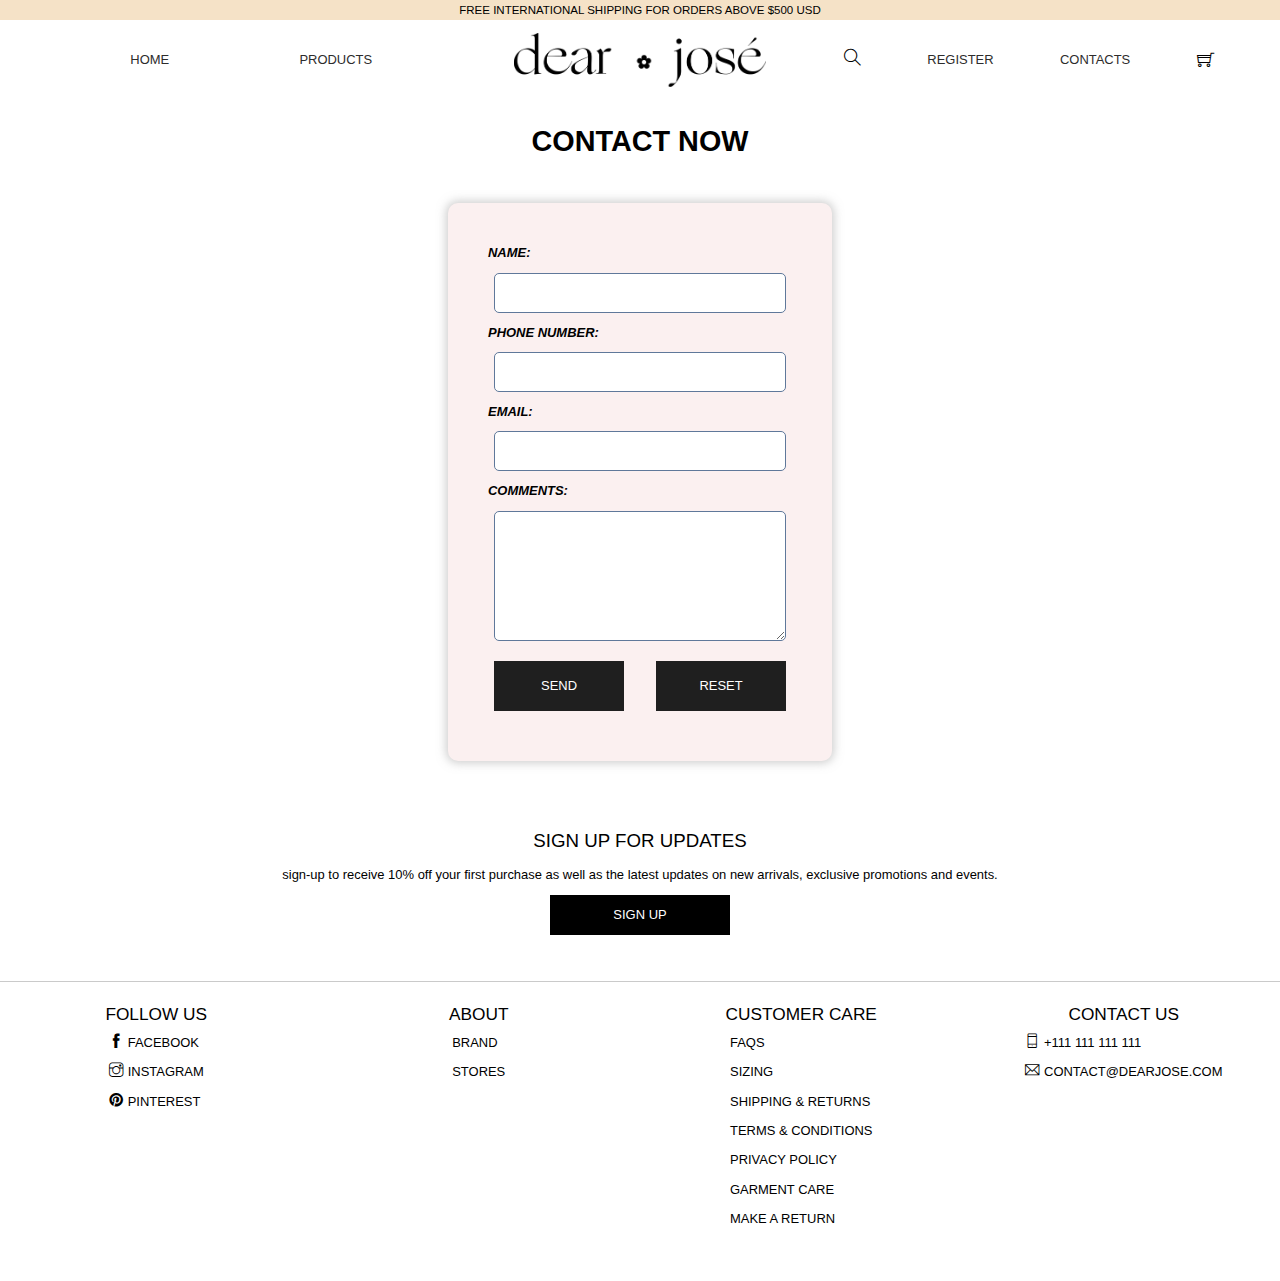
<file: contact.html>
<!DOCTYPE html>
<html lang="en">

<head>
    <meta charset="UTF-8" />
    <meta http-equiv="X-UA-Compatible" content="IE=edge" />
    <meta name="viewport" content="width=device-width, initial-scale=1.0" />
    <link href="http://fonts.cdnfonts.com/css/sofia-pro" rel="stylesheet" />
    <link rel="stylesheet" href="./css/index.css" />
    <link rel="stylesheet" href="./themify-icons/themify-icons.css" />
    <link rel="stylesheet" href="./css/contact.css">
    <title>CONTACT</title>
</head>

<body>
    <div class="container">
        <div class="header-container">

            <div class="modal-header">
                <p>FREE INTERNATIONAL SHIPPING FOR ORDERS ABOVE $500 USD</p>
            </div>
            <div class="header">

                <div class="nav-bar">
                    <div class="nav-link "><a href="index.html">HOME</a></div>
                    <div class="nav-link"><a href="product.html">PRODUCTS</a></div>
                </div>
                <div class="logo">
                    <img src="./image/logo-black.png" alt="logo" />
                </div>
                <div class="search-cart">
                    <div class="icon-search">
                        <i class="ti-search"></i>
                    </div>
                    <p class="nav-link"><a href="register.html">REGISTER</a></p>
                    <p class="nav-link"><a href="contact.html">CONTACTS</a></p>
                    <div class="icon-cart">
                        <i class="ti-shopping-cart"></i>
                    </div>
                </div>
            </div>
        </div>
        <div class="body-page">

            <p class="title"> CONTACT NOW</p>
            <form id="form-contact">
                <label>Name: </label>
                <input type="text" class="input-contact" name="name">
                <span class="error name-error">Enter your name</span>
                <label>Phone number: </label>
                <input type="text" class="input-contact" name="phone">
                <span class="error phone-error">Enter your phone</span>
                <span class="error phone-invalid-error">Invalid phone</span>
                <label>Email: </label>
                <input type="text" class="input-contact" name="email">
                <span class="error email-error">Enter your email</span>
                <span class="error email-invalid-error">Invalid email</span>
                <label>Comments: </label>
                <textarea name="comments" id="comments" cols="30" rows="10"></textarea>
                <div class="button">
                    <button type="submit">Send</button>
                    <button type="reset">Reset</button>
                </div>

            </form>


            <div class="sign-up">
                <p class="signup-title">
                    SIGN UP FOR UPDATES
                </p>
                <p class="signup-description">
                    Sign-up to receive 10% off your first purchase as well as the latest updates on new arrivals,
                    exclusive
                    promotions and
                    events.
                </p>
                <div class="signup-btn">
                    <p>Sign up</p>
                </div>
            </div>
        </div>
        <div class="footer">
            <div class="follow footer-item">
                <div class="title">FOLLOW US</div>
                <div class="list-item">

                    <div class="ff-item">
                        <div class="icon">
                            <i class="ti-facebook"></i>
                        </div>
                        <p class="name">FACEBOOK</p>
                    </div>

                    <div class="ff-item">
                        <div class="icon"><i class="ti-instagram"></i></div>
                        <p class="name">INSTAGRAM </p>
                    </div>
                    <div class="ff-item">
                        <div class="icon"><i class="ti-pinterest-alt"></i></div>
                        <p class="name">PINTEREST</p>
                    </div>
                </div>
            </div>
            <div class="follow footer-item">
                <div class="title">ABOUT </div>
                <div class="list-item">

                    <div class="ff-item">

                        <p class="name">BRAND</p>
                    </div>
                    <div class="ff-item">

                        <p class="name">STORES</p>
                    </div>
                </div>
            </div>
            <div class="follow footer-item">
                <div class="title">CUSTOMER CARE</div>
                <div class="list-item">

                    <div class="ff-item">
                        <div class="name">FAQS</div>
                    </div>
                    <div class="ff-item">
                        <div class="name">SIZING</div>
                    </div>
                    <div class="ff-item">
                        <div class="name">SHIPPING & RETURNS</div>
                    </div>
                    <div class="ff-item">
                        <div class="name">TERMS & CONDITIONS</div>
                    </div>
                    <div class="ff-item">
                        <div class="name">PRIVACY POLICY</div>
                    </div>
                    <div class="ff-item">
                        <div class="name">GARMENT CARE</div>
                    </div>
                    <div class="ff-item">
                        <div class="name">MAKE A RETURN</div>
                    </div>
                </div>
            </div>
            <div class="follow footer-item">
                <div class="title">CONTACT US</div>
                <div class="list-item">

                    <div class="ff-item">
                        <div class="icon">
                            <i class="ti-mobile"></i>
                        </div>
                        <p class="name">+111 111 111 111</p>
                    </div>

                    <div class="ff-item">
                        <div class="icon"><i class="ti-email"></i></div>
                        <p class="name">CONTACT@DEARJOSE.COM </p>
                    </div>

                </div>
            </div>
        </div>
    </div>
</body>
<script src="./js/validate.js"> </script>

</html>
</file>
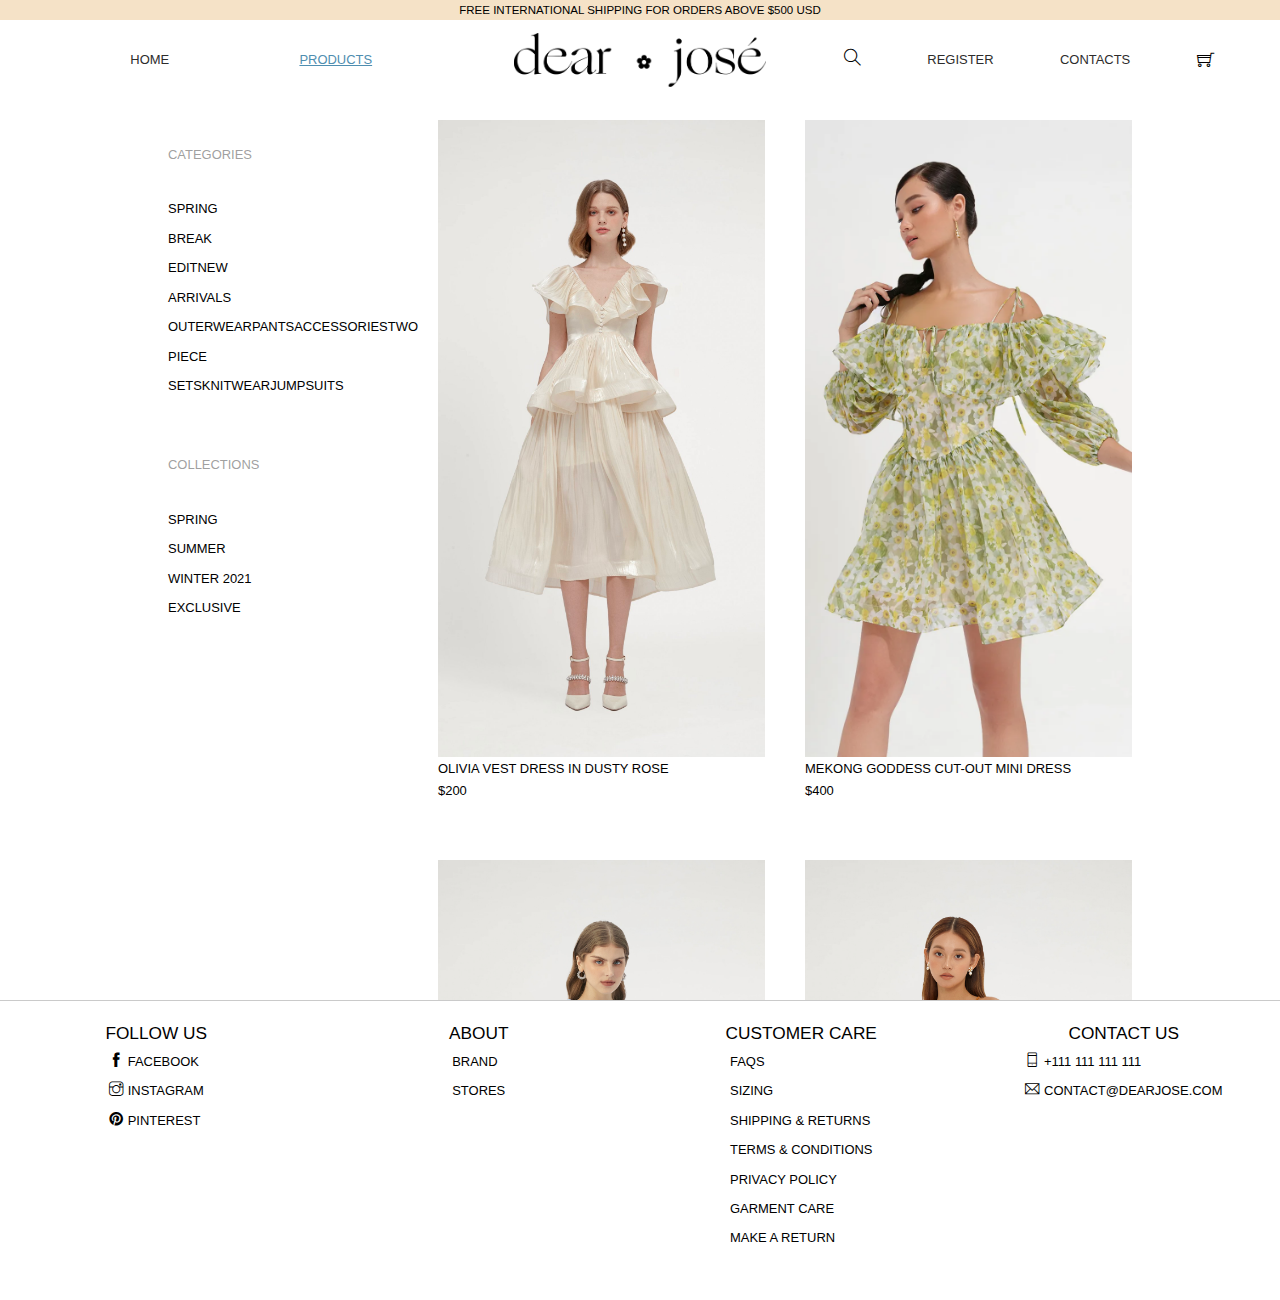
<file: product.html>
<!DOCTYPE html>
<html lang="en">

<head>
    <meta charset="UTF-8" />
    <meta http-equiv="X-UA-Compatible" content="IE=edge" />
    <meta name="viewport" content="width=device-width, initial-scale=1.0" />
    <link href="http://fonts.cdnfonts.com/css/sofia-pro" rel="stylesheet" />
    <link rel="stylesheet" href="./css/index.css" />
    <link rel="stylesheet" href="./themify-icons/themify-icons.css" />
    <link rel="stylesheet" href="./css/shopall.css">
    <title>PRODUCT</title>
</head>

<body>
    <div class="container">
        <div class="header-container">

            <div class="modal-header">
                <p>FREE INTERNATIONAL SHIPPING FOR ORDERS ABOVE $500 USD</p>
            </div>
            <div class="header">

                <div class="nav-bar">
                    <div class="nav-link "><a href="index.html">HOME</a></div>
                    <div class="nav-link active"><a href="product.html">PRODUCTS</a></div>
                </div>
                <div class="logo">
                    <img src="./image/logo-black.png" alt="logo" />
                </div>
                <div class="search-cart">
                    <div class="icon-search">
                        <i class="ti-search"></i>
                    </div>
                    <p class="nav-link"><a href="register.html">REGISTER</a></p>
                    <p class="nav-link"><a href="contact.html">CONTACTS</a></p>
                    <div class="icon-cart">
                        <i class="ti-shopping-cart"></i>
                    </div>
                </div>
            </div>
        </div>
        <div class="body-page">
            <div class="nav-list">
                <ul class="nav-item">
                    <li class="category-name">CATEGORIES</li>
                    <li>
                        SPRING
                    </li>
                    <li>
                        BREAK
                    </li>
                    <li>
                        EDITNEW
                    </li>
                    <li>
                        ARRIVALS
                    </li>
                    <li>
                        OUTERWEARPANTSACCESSORIESTWO
                    </li>
                    <li>
                        PIECE
                    </li>
                    <li>
                        SETSKNITWEARJUMPSUITS
                    </li>

                </ul>
                <ul class="nav-item">

                    <li class="category-name">COLLECTIONS </li>
                    <li>SPRING </li>
                    <li>SUMMER</li>
                    <li>WINTER 2021</li>
                    <li>EXCLUSIVE</li>
                </ul>
            </div>
            <div class="product-list">
                <div class="product">
                    <div class="product-img"><img src="./image/Spring-Tune-Shiny-Midi-Dress-4.jpg" alt=""></div>
                    <p class="product-name">
                        OLIVIA VEST DRESS IN DUSTY ROSE</p>
                    <p class="product-price">$200</p>
                </div>
                <div class="product">
                    <div class="product-img"><img src="./image/product12.png" alt=""></div>
                    <p class="product-name">MEKONG GODDESS CUT-OUT MINI DRESS</p>
                    <p class="product-price">$400</p>
                </div>
                <div class="product">
                    <div class="product-img"><img src="./image/MIUCCIA-SHINY-MINI-DRESS-IN-BLUE-2.jpg" alt=""></div>
                    <p class="product-name">LUNAR CARAMEL FLORAL MINI DRESS</p>
                    <p class="product-price">$300</p>
                </div>
                <div class="product">
                    <div class="product-img"><img src="./image/LILO-LINEN-MAXI-SKIRT-3.jpg" alt=""></div>
                    <p class="product-name">OLIVIA SUIT DRESS IN VANILLA</p>
                    <p class="product-price">$100</p>
                </div>
                <div class="product">
                    <div class="product-img"><img src="./image/A-LOVE-IN-BLOOM-FLORAL-MINI-DRESS-3.jpg" alt=""></div>
                    <p class="product-name">
                        OLIVIA VEST DRESS IN DUSTY ROSE</p>
                    <p class="product-price">$150</p>
                </div>
                <div class="product">
                    <div class="product-img"><img src="./image/OLIVIA-VEST-DRESS-DUSTY-ROSE-3.jpg" alt=""></div>
                    <p class="product-name">MEKONG GODDESS CUT-OUT MINI DRESS</p>
                    <p class="product-price">$235</p>
                </div>
                <div class="product">
                    <div class="product-img"><img src="./image/Untitled-1_0020_DJ-0976.jpg" alt=""></div>
                    <p class="product-name">LUNAR CARAMEL FLORAL MINI DRESS</p>
                    <p class="product-price">$30</p>
                </div>
                <div class="product">
                    <div class="product-img"><img src="./image/Milky-Way-Floral-Mini-Dress-3.jpg" alt=""></div>
                    <p class="product-name">OLIVIA SUIT DRESS IN VANILLA</p>
                    <p class="product-price">$478</p>
                </div>
                <div class="product">
                    <div class="product-img"><img src="./image/Stella-Caramel-Off-Shoulder-Mini-Dress-3-1.jpg" alt="">
                    </div>
                    <p class="product-name">
                        OLIVIA VEST DRESS IN DUSTY ROSE</p>
                    <p class="product-price">$570</p>
                </div>
                <div class="product">
                    <div class="product-img"><img src="./image/Untitled-2_0022_DJ-0418.jpg" alt=""></div>
                    <p class="product-name">MEKONG GODDESS CUT-OUT MINI DRESS</p>
                    <p class="product-price">$570</p>
                </div>
                <div class="product">
                    <div class="product-img"><img src="./image/W_0055_dj102350.jpg" alt=""></div>
                    <p class="product-name">LUNAR CARAMEL FLORAL MINI DRESS</p>
                    <p class="product-price">$570</p>
                </div>
                <div class="product">
                    <div class="product-img"><img src="./image/COCO-CROPPED-KNIT-POLO-SHIRT-3.jpg" alt=""></div>
                    <p class="product-name">OLIVIA SUIT DRESS IN VANILLA</p>
                    <p class="product-price">$570</p>
                </div>
                <div class="product">
                    <div class="product-img"><img src="./image/product1.png" alt=""></div>
                    <p class="product-name">MEKONG GODDESS CUT-OUT MINI DRESS</p>
                    <p class="product-price">$570</p>
                </div>
                <div class="product">
                    <div class="product-img"><img src="./image/Untitled-1_0020_DJ-0976.jpg" alt=""></div>
                    <p class="product-name">LUNAR CARAMEL FLORAL MINI DRESS</p>
                    <p class="product-price">$570</p>
                </div>
                <div class="product">
                    <div class="product-img"><img src="./image/COCO-CROPPED-KNIT-POLO-SHIRT-3.jpg" alt=""></div>
                    <p class="product-name">OLIVIA SUIT DRESS IN VANILLA</p>
                    <p class="product-price">$570</p>
                </div>
                <div class="product">
                    <div class="product-img"><img src="./image/OLIVIA-VEST-DRESS-DUSTY-ROSE-3.jpg" alt=""></div>
                    <p class="product-name">
                        OLIVIA VEST DRESS IN DUSTY ROSE</p>
                    <p class="product-price">$570</p>
                </div>
                <div class="product">
                    <div class="product-img"><img src="./image/product1.png" alt=""></div>
                    <p class="product-name">MEKONG GODDESS CUT-OUT MINI DRESS</p>
                    <p class="product-price">$570</p>
                </div>
                <div class="product">
                    <div class="product-img"><img src="./image/Untitled-1_0020_DJ-0976.jpg" alt=""></div>
                    <p class="product-name">LUNAR CARAMEL FLORAL MINI DRESS</p>
                    <p class="product-price">$570</p>
                </div>
                <div class="product">
                    <div class="product-img"><img src="./image/COCO-CROPPED-KNIT-POLO-SHIRT-3.jpg" alt=""></div>
                    <p class="product-name">OLIVIA SUIT DRESS IN VANILLA</p>
                    <p class="product-price">$570</p>
                </div>
                <div class="product">
                    <div class="product-img"><img src="./image/image-main2.jpg" alt=""></div>
                    <p class="product-name">
                        OLIVIA VEST DRESS IN DUSTY ROSE</p>
                    <p class="product-price">$570</p>
                </div>
                <div class="product">
                    <div class="product-img"><img src="./image/LILO-LINEN-MAXI-SKIRT-3.jpg" alt=""></div>
                    <p class="product-name">MEKONG GODDESS CUT-OUT MINI DRESS</p>
                    <p class="product-price">$570</p>
                </div>
                <div class="product">
                    <div class="product-img"><img src="./image/MANGO-MARTINI-PLEATE-MINIDRESS-1.jpg" alt=""></div>
                    <p class="product-name">LUNAR CARAMEL FLORAL MINI DRESS</p>
                    <p class="product-price">$570</p>
                </div>
                <div class="product">
                    <div class="product-img"><img src="./image/CINTRA-BEIGE-SHORTS-1.jpg" alt=""></div>
                    <p class="product-name">OLIVIA SUIT DRESS IN VANILLA</p>
                    <p class="product-price">$570</p>
                </div>
            </div>
        </div>
        <div class="footer">
            <div class="follow footer-item">
                <div class="title">FOLLOW US</div>
                <div class="list-item">

                    <div class="ff-item">
                        <div class="icon">
                            <i class="ti-facebook"></i>
                        </div>
                        <p class="name">FACEBOOK</p>
                    </div>

                    <div class="ff-item">
                        <div class="icon"><i class="ti-instagram"></i></div>
                        <p class="name">INSTAGRAM </p>
                    </div>
                    <div class="ff-item">
                        <div class="icon"><i class="ti-pinterest-alt"></i></div>
                        <p class="name">PINTEREST</p>
                    </div>
                </div>
            </div>
            <div class="follow footer-item">
                <div class="title">ABOUT </div>
                <div class="list-item">

                    <div class="ff-item">

                        <p class="name">BRAND</p>
                    </div>
                    <div class="ff-item">

                        <p class="name">STORES</p>
                    </div>
                </div>
            </div>
            <div class="follow footer-item">
                <div class="title">CUSTOMER CARE</div>
                <div class="list-item">

                    <div class="ff-item">
                        <div class="name">FAQS</div>
                    </div>
                    <div class="ff-item">
                        <div class="name">SIZING</div>
                    </div>
                    <div class="ff-item">
                        <div class="name">SHIPPING & RETURNS</div>
                    </div>
                    <div class="ff-item">
                        <div class="name">TERMS & CONDITIONS</div>
                    </div>
                    <div class="ff-item">
                        <div class="name">PRIVACY POLICY</div>
                    </div>
                    <div class="ff-item">
                        <div class="name">GARMENT CARE</div>
                    </div>
                    <div class="ff-item">
                        <div class="name">MAKE A RETURN</div>
                    </div>
                </div>
            </div>
            <div class="follow footer-item">
                <div class="title">CONTACT US</div>
                <div class="list-item">

                    <div class="ff-item">
                        <div class="icon">
                            <i class="ti-mobile"></i>
                        </div>
                        <p class="name">+111 111 111 111</p>
                    </div>

                    <div class="ff-item">
                        <div class="icon"><i class="ti-email"></i></div>
                        <p class="name">CONTACT@DEARJOSE.COM </p>
                    </div>

                </div>
            </div>
        </div>
    </div>

</body>

</html>
</file>
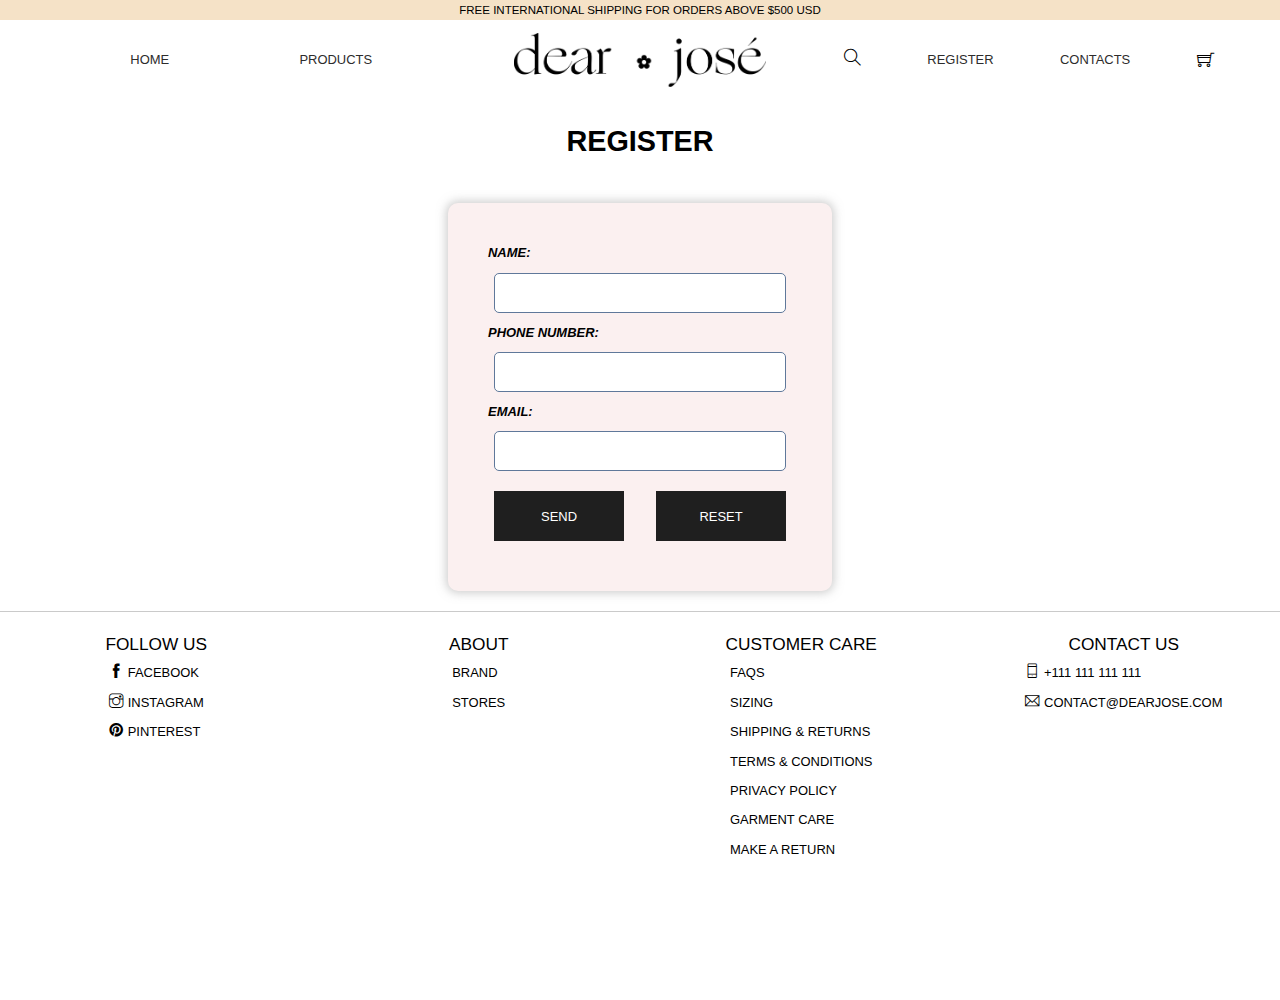
<file: register.html>
<!DOCTYPE html>
<html lang="en">

<head>
    <meta charset="UTF-8" />
    <meta http-equiv="X-UA-Compatible" content="IE=edge" />
    <meta name="viewport" content="width=device-width, initial-scale=1.0" />
    <link href="http://fonts.cdnfonts.com/css/sofia-pro" rel="stylesheet" />
    <link rel="stylesheet" href="./css/index.css" />
    <link rel="stylesheet" href="./themify-icons/themify-icons.css" />
    <link rel="stylesheet" href="./css/contact.css">
    <title>CONTACT</title>
</head>

<body>
    <div class="container">
        <div class="header-container">

            <div class="modal-header">
                <p>FREE INTERNATIONAL SHIPPING FOR ORDERS ABOVE $500 USD</p>
            </div>
            <div class="header">

                <div class="nav-bar">
                    <div class="nav-link "><a href="index.html">HOME</a></div>
                    <div class="nav-link"><a href="product.html">PRODUCTS</a></div>
                </div>
                <div class="logo">
                    <img src="./image/logo-black.png" alt="logo" />
                </div>
                <div class="search-cart">
                    <div class="icon-search">
                        <i class="ti-search"></i>
                    </div>
                    <p class="nav-link"><a href="register.html">REGISTER</a></p>
                    <p class="nav-link"><a href="contact.html">CONTACTS</a></p>
                    <div class="icon-cart">
                        <i class="ti-shopping-cart"></i>
                    </div>
                </div>
            </div>
        </div>
        <div class="body-page">

            <p class="title"> REGISTER</p>
            <form id="form-contact">
                <label>Name: </label>
                <input type="text" class="input-contact" name="name">
                <span class="error name-error">Enter your name</span>
                <label>Phone number: </label>
                <input type="text" class="input-contact" name="phone">
                <span class="error phone-error">Enter your phone</span>
                <span class="error phone-invalid-error">Invalid phone</span>
                <label>Email: </label>
                <input type="text" class="input-contact" name="email">
                <span class="error email-error">Enter your email</span>
                <span class="error email-invalid-error">Invalid email</span>
                <div class="button">
                    <button type="submit">Send</button>
                    <button type="reset">Reset</button>
                </div>

            </form>


        </div>
        <div class="footer">
            <div class="follow footer-item">
                <div class="title">FOLLOW US</div>
                <div class="list-item">

                    <div class="ff-item">
                        <div class="icon">
                            <i class="ti-facebook"></i>
                        </div>
                        <p class="name">FACEBOOK</p>
                    </div>

                    <div class="ff-item">
                        <div class="icon"><i class="ti-instagram"></i></div>
                        <p class="name">INSTAGRAM </p>
                    </div>
                    <div class="ff-item">
                        <div class="icon"><i class="ti-pinterest-alt"></i></div>
                        <p class="name">PINTEREST</p>
                    </div>
                </div>
            </div>
            <div class="follow footer-item">
                <div class="title">ABOUT </div>
                <div class="list-item">

                    <div class="ff-item">

                        <p class="name">BRAND</p>
                    </div>
                    <div class="ff-item">

                        <p class="name">STORES</p>
                    </div>
                </div>
            </div>
            <div class="follow footer-item">
                <div class="title">CUSTOMER CARE</div>
                <div class="list-item">

                    <div class="ff-item">
                        <div class="name">FAQS</div>
                    </div>
                    <div class="ff-item">
                        <div class="name">SIZING</div>
                    </div>
                    <div class="ff-item">
                        <div class="name">SHIPPING & RETURNS</div>
                    </div>
                    <div class="ff-item">
                        <div class="name">TERMS & CONDITIONS</div>
                    </div>
                    <div class="ff-item">
                        <div class="name">PRIVACY POLICY</div>
                    </div>
                    <div class="ff-item">
                        <div class="name">GARMENT CARE</div>
                    </div>
                    <div class="ff-item">
                        <div class="name">MAKE A RETURN</div>
                    </div>
                </div>
            </div>
            <div class="follow footer-item">
                <div class="title">CONTACT US</div>
                <div class="list-item">

                    <div class="ff-item">
                        <div class="icon">
                            <i class="ti-mobile"></i>
                        </div>
                        <p class="name">+111 111 111 111</p>
                    </div>

                    <div class="ff-item">
                        <div class="icon"><i class="ti-email"></i></div>
                        <p class="name">CONTACT@DEARJOSE.COM </p>
                    </div>

                </div>
            </div>
        </div>
    </div>
</body>
<script src="./js/validate.js"> </script>

</html>
</file>
<file: css/index.css>
*,
*::before,
*::after {
	box-sizing: border-box;
}
* {
	margin: 0;
	font-family: 'Sofia Pro', sans-serif;
	font-weight: 300;
	text-transform: uppercase;
	font-size: 0.9rem;
}

html,
body {
	height: 100%;
}
body {
	line-height: 1.5;
	-webkit-font-smoothing: antialiased;
	-webkit-tap-highlight-color: rgba(0, 0, 0, 0);
}

img,
picture,
video,
canvas,
svg {
	display: block;
	max-width: 100%;
}
input,
button,
textarea,
select {
	font: inherit;
	outline: none;
	border: none;
}
p,
h1,
h2,
h3,
h4,
h5,
h6 {
	overflow-wrap: break-word;
}
.header {
	width: 100%;
	height: 80px;
	background-color: white;
	display: flex;
}
.header .nav-bar,
.header .search-cart {
	flex: 2;
	height: 100%;
	display: flex;
	justify-content: space-evenly;
	align-items: center;
}
.header .logo {
	flex: 1;
	height: 100%;
	padding: 12px;
}
a {
	color: rgb(45, 44, 44);
	text-decoration: none;
}
.header .logo img {
	width: 100%;
	height: 100%;
	object-fit: contain;
}
.header .search-cart i {
	font-size: 1.2rem;
}
.search-cart .icon-cart {
	display: flex;
	justify-content: center;
	align-items: center;
	gap: 10px;
}
.header a:hover {
	opacity: 0.7;
}
.modal-header p {
	width: 100%;
	height: 20px;
	background-color: #f5e2c7;
	text-align: center;
	line-height: 20px;
	font-size: 0.8rem;
}
.nav-link {
	cursor: pointer;
}
.nav-link.active a {
	color: rgb(79, 142, 176);
	font-weight: 400;
	text-decoration: underline;
}
.slider {
	width: 100%;
	height: 100vh;
	position: relative;
}
.slider img {
	width: 100%;
	height: 100%;
	object-fit: cover;
}
.slider .content-slider {
	position: absolute;
	width: 100%;
	height: 100%;
	top: 0;
	left: 0;
}
.slider .content-slider {
	display: flex;
	flex-direction: column;
	align-items: center;
	justify-content: center;
	text-align: center;
	gap: 10px;
	color: white;
	font-weight: 100;
}
.slider .content-slider .content-summer {
	font-size: 1.2rem;
}
.slider .content-slider .content-creator {
	font-size: 4rem;
}
.slider .content-slider .content-description {
	font-size: 1.1rem;
	text-transform: lowercase;
}
.slider .content-slider .content-button {
	font-size: 0.8rem;
	width: 160px;
	height: 40px;
	background-color: white;
	color: #000;
	line-height: 40px;
	transition: all ease 0.2s;
	cursor: pointer;
}
.slider .content-slider .content-button:hover {
	background-color: black;
	color: white;
	transition: all ease 0.5s;
}
.product-category {
	width: 100%;
	height: 80px;
	padding: 20px;
}
.product-category .category-title {
	font-size: 1.5rem;
	font-weight: 500;
}
.product-category .category-description {
	font-size: 0.9rem;
	font-weight: 300;
}
.slider-product {
	display: flex;
	width: 100%;
	height: 450px;
	gap: 20px;
	padding: 0 20px;
	margin-bottom: 90px;
}
.product {
	flex-basis: 25%;
	height: 100%;
	display: flex;
	flex-direction: column;
	gap: 2px 0;
}
.product .product-img {
	width: 100%;
	height: 100%;
	flex: 1;
}
.product .product-img img {
	width: 100%;
	height: 100%;
	flex-shrink: 1;
	object-fit: cover;
}
.sign-up {
	display: flex;
	justify-content: center;
	align-items: center;
	flex-direction: column;
	width: 100%;
	height: 200px;
	gap: 10px;
}
.sign-up .signup-title {
	font-size: 1.3rem;
	font-weight: 400;
}
.sign-up .signup-description {
	font-size: 0.9rem;
	font-weight: 100;
	text-transform: lowercase;
}
.sign-up .signup-btn {
	width: 180px;
	height: 40px;
	font-size: 1.2rem;
	color: white;
	text-align: center;
	line-height: 40px;
	background-color: black;
	transition: opacity ease 0.3s;
	cursor: pointer;
}
.sign-up .signup-btn:hover {
	opacity: 0.6;
	transition: opacity ease 0.3s;
}
.footer {
	display: flex;
	width: 100%;
	height: 300px;
	gap: 10px;
	border-top: 1px solid rgba(161, 161, 161, 0.568);
}
.footer .footer-item {
	display: flex;
	flex-direction: column;
	align-items: center;
	flex: 1;
	padding-top: 20px;
}

.follow .ff-item {
	display: flex;
	gap: 5px;
	padding: 5px 10px;
}
.follow .ff-item i {
	font-size: 1rem;
}
.footer .footer-item .title {
	font-size: 1.2rem;
	font-weight: 400;
}
.follow .name {
	font-weight: 200;
	font-size: 0.9rem;
}
.header-container {
	position: fixed;
	top: 0;
	width: 100%;
	z-index: 9999;
}
.body-page {
	margin-top: 100px;
}
</file>
<file: themify-icons/themify-icons.css>
@font-face {
	font-family: 'themify';
	src:url('fonts/themify.eot?-fvbane');
	src:url('fonts/themify.eot?#iefix-fvbane') format('embedded-opentype'),
		url('fonts/themify.woff?-fvbane') format('woff'),
		url('fonts/themify.ttf?-fvbane') format('truetype'),
		url('fonts/themify.svg?-fvbane#themify') format('svg');
	font-weight: normal;
	font-style: normal;
}

[class^="ti-"], [class*=" ti-"] {
	font-family: 'themify';
	speak: none;
	font-style: normal;
	font-weight: normal;
	font-variant: normal;
	text-transform: none;
	line-height: 1;

	/* Better Font Rendering =========== */
	-webkit-font-smoothing: antialiased;
	-moz-osx-font-smoothing: grayscale;
}

.ti-wand:before {
	content: "\e600";
}
.ti-volume:before {
	content: "\e601";
}
.ti-user:before {
	content: "\e602";
}
.ti-unlock:before {
	content: "\e603";
}
.ti-unlink:before {
	content: "\e604";
}
.ti-trash:before {
	content: "\e605";
}
.ti-thought:before {
	content: "\e606";
}
.ti-target:before {
	content: "\e607";
}
.ti-tag:before {
	content: "\e608";
}
.ti-tablet:before {
	content: "\e609";
}
.ti-star:before {
	content: "\e60a";
}
.ti-spray:before {
	content: "\e60b";
}
.ti-signal:before {
	content: "\e60c";
}
.ti-shopping-cart:before {
	content: "\e60d";
}
.ti-shopping-cart-full:before {
	content: "\e60e";
}
.ti-settings:before {
	content: "\e60f";
}
.ti-search:before {
	content: "\e610";
}
.ti-zoom-in:before {
	content: "\e611";
}
.ti-zoom-out:before {
	content: "\e612";
}
.ti-cut:before {
	content: "\e613";
}
.ti-ruler:before {
	content: "\e614";
}
.ti-ruler-pencil:before {
	content: "\e615";
}
.ti-ruler-alt:before {
	content: "\e616";
}
.ti-bookmark:before {
	content: "\e617";
}
.ti-bookmark-alt:before {
	content: "\e618";
}
.ti-reload:before {
	content: "\e619";
}
.ti-plus:before {
	content: "\e61a";
}
.ti-pin:before {
	content: "\e61b";
}
.ti-pencil:before {
	content: "\e61c";
}
.ti-pencil-alt:before {
	content: "\e61d";
}
.ti-paint-roller:before {
	content: "\e61e";
}
.ti-paint-bucket:before {
	content: "\e61f";
}
.ti-na:before {
	content: "\e620";
}
.ti-mobile:before {
	content: "\e621";
}
.ti-minus:before {
	content: "\e622";
}
.ti-medall:before {
	content: "\e623";
}
.ti-medall-alt:before {
	content: "\e624";
}
.ti-marker:before {
	content: "\e625";
}
.ti-marker-alt:before {
	content: "\e626";
}
.ti-arrow-up:before {
	content: "\e627";
}
.ti-arrow-right:before {
	content: "\e628";
}
.ti-arrow-left:before {
	content: "\e629";
}
.ti-arrow-down:before {
	content: "\e62a";
}
.ti-lock:before {
	content: "\e62b";
}
.ti-location-arrow:before {
	content: "\e62c";
}
.ti-link:before {
	content: "\e62d";
}
.ti-layout:before {
	content: "\e62e";
}
.ti-layers:before {
	content: "\e62f";
}
.ti-layers-alt:before {
	content: "\e630";
}
.ti-key:before {
	content: "\e631";
}
.ti-import:before {
	content: "\e632";
}
.ti-image:before {
	content: "\e633";
}
.ti-heart:before {
	content: "\e634";
}
.ti-heart-broken:before {
	content: "\e635";
}
.ti-hand-stop:before {
	content: "\e636";
}
.ti-hand-open:before {
	content: "\e637";
}
.ti-hand-drag:before {
	content: "\e638";
}
.ti-folder:before {
	content: "\e639";
}
.ti-flag:before {
	content: "\e63a";
}
.ti-flag-alt:before {
	content: "\e63b";
}
.ti-flag-alt-2:before {
	content: "\e63c";
}
.ti-eye:before {
	content: "\e63d";
}
.ti-export:before {
	content: "\e63e";
}
.ti-exchange-vertical:before {
	content: "\e63f";
}
.ti-desktop:before {
	content: "\e640";
}
.ti-cup:before {
	content: "\e641";
}
.ti-crown:before {
	content: "\e642";
}
.ti-comments:before {
	content: "\e643";
}
.ti-comment:before {
	content: "\e644";
}
.ti-comment-alt:before {
	content: "\e645";
}
.ti-close:before {
	content: "\e646";
}
.ti-clip:before {
	content: "\e647";
}
.ti-angle-up:before {
	content: "\e648";
}
.ti-angle-right:before {
	content: "\e649";
}
.ti-angle-left:before {
	content: "\e64a";
}
.ti-angle-down:before {
	content: "\e64b";
}
.ti-check:before {
	content: "\e64c";
}
.ti-check-box:before {
	content: "\e64d";
}
.ti-camera:before {
	content: "\e64e";
}
.ti-announcement:before {
	content: "\e64f";
}
.ti-brush:before {
	content: "\e650";
}
.ti-briefcase:before {
	content: "\e651";
}
.ti-bolt:before {
	content: "\e652";
}
.ti-bolt-alt:before {
	content: "\e653";
}
.ti-blackboard:before {
	content: "\e654";
}
.ti-bag:before {
	content: "\e655";
}
.ti-move:before {
	content: "\e656";
}
.ti-arrows-vertical:before {
	content: "\e657";
}
.ti-arrows-horizontal:before {
	content: "\e658";
}
.ti-fullscreen:before {
	content: "\e659";
}
.ti-arrow-top-right:before {
	content: "\e65a";
}
.ti-arrow-top-left:before {
	content: "\e65b";
}
.ti-arrow-circle-up:before {
	content: "\e65c";
}
.ti-arrow-circle-right:before {
	content: "\e65d";
}
.ti-arrow-circle-left:before {
	content: "\e65e";
}
.ti-arrow-circle-down:before {
	content: "\e65f";
}
.ti-angle-double-up:before {
	content: "\e660";
}
.ti-angle-double-right:before {
	content: "\e661";
}
.ti-angle-double-left:before {
	content: "\e662";
}
.ti-angle-double-down:before {
	content: "\e663";
}
.ti-zip:before {
	content: "\e664";
}
.ti-world:before {
	content: "\e665";
}
.ti-wheelchair:before {
	content: "\e666";
}
.ti-view-list:before {
	content: "\e667";
}
.ti-view-list-alt:before {
	content: "\e668";
}
.ti-view-grid:before {
	content: "\e669";
}
.ti-uppercase:before {
	content: "\e66a";
}
.ti-upload:before {
	content: "\e66b";
}
.ti-underline:before {
	content: "\e66c";
}
.ti-truck:before {
	content: "\e66d";
}
.ti-timer:before {
	content: "\e66e";
}
.ti-ticket:before {
	content: "\e66f";
}
.ti-thumb-up:before {
	content: "\e670";
}
.ti-thumb-down:before {
	content: "\e671";
}
.ti-text:before {
	content: "\e672";
}
.ti-stats-up:before {
	content: "\e673";
}
.ti-stats-down:before {
	content: "\e674";
}
.ti-split-v:before {
	content: "\e675";
}
.ti-split-h:before {
	content: "\e676";
}
.ti-smallcap:before {
	content: "\e677";
}
.ti-shine:before {
	content: "\e678";
}
.ti-shift-right:before {
	content: "\e679";
}
.ti-shift-left:before {
	content: "\e67a";
}
.ti-shield:before {
	content: "\e67b";
}
.ti-notepad:before {
	content: "\e67c";
}
.ti-server:before {
	content: "\e67d";
}
.ti-quote-right:before {
	content: "\e67e";
}
.ti-quote-left:before {
	content: "\e67f";
}
.ti-pulse:before {
	content: "\e680";
}
.ti-printer:before {
	content: "\e681";
}
.ti-power-off:before {
	content: "\e682";
}
.ti-plug:before {
	content: "\e683";
}
.ti-pie-chart:before {
	content: "\e684";
}
.ti-paragraph:before {
	content: "\e685";
}
.ti-panel:before {
	content: "\e686";
}
.ti-package:before {
	content: "\e687";
}
.ti-music:before {
	content: "\e688";
}
.ti-music-alt:before {
	content: "\e689";
}
.ti-mouse:before {
	content: "\e68a";
}
.ti-mouse-alt:before {
	content: "\e68b";
}
.ti-money:before {
	content: "\e68c";
}
.ti-microphone:before {
	content: "\e68d";
}
.ti-menu:before {
	content: "\e68e";
}
.ti-menu-alt:before {
	content: "\e68f";
}
.ti-map:before {
	content: "\e690";
}
.ti-map-alt:before {
	content: "\e691";
}
.ti-loop:before {
	content: "\e692";
}
.ti-location-pin:before {
	content: "\e693";
}
.ti-list:before {
	content: "\e694";
}
.ti-light-bulb:before {
	content: "\e695";
}
.ti-Italic:before {
	content: "\e696";
}
.ti-info:before {
	content: "\e697";
}
.ti-infinite:before {
	content: "\e698";
}
.ti-id-badge:before {
	content: "\e699";
}
.ti-hummer:before {
	content: "\e69a";
}
.ti-home:before {
	content: "\e69b";
}
.ti-help:before {
	content: "\e69c";
}
.ti-headphone:before {
	content: "\e69d";
}
.ti-harddrives:before {
	content: "\e69e";
}
.ti-harddrive:before {
	content: "\e69f";
}
.ti-gift:before {
	content: "\e6a0";
}
.ti-game:before {
	content: "\e6a1";
}
.ti-filter:before {
	content: "\e6a2";
}
.ti-files:before {
	content: "\e6a3";
}
.ti-file:before {
	content: "\e6a4";
}
.ti-eraser:before {
	content: "\e6a5";
}
.ti-envelope:before {
	content: "\e6a6";
}
.ti-download:before {
	content: "\e6a7";
}
.ti-direction:before {
	content: "\e6a8";
}
.ti-direction-alt:before {
	content: "\e6a9";
}
.ti-dashboard:before {
	content: "\e6aa";
}
.ti-control-stop:before {
	content: "\e6ab";
}
.ti-control-shuffle:before {
	content: "\e6ac";
}
.ti-control-play:before {
	content: "\e6ad";
}
.ti-control-pause:before {
	content: "\e6ae";
}
.ti-control-forward:before {
	content: "\e6af";
}
.ti-control-backward:before {
	content: "\e6b0";
}
.ti-cloud:before {
	content: "\e6b1";
}
.ti-cloud-up:before {
	content: "\e6b2";
}
.ti-cloud-down:before {
	content: "\e6b3";
}
.ti-clipboard:before {
	content: "\e6b4";
}
.ti-car:before {
	content: "\e6b5";
}
.ti-calendar:before {
	content: "\e6b6";
}
.ti-book:before {
	content: "\e6b7";
}
.ti-bell:before {
	content: "\e6b8";
}
.ti-basketball:before {
	content: "\e6b9";
}
.ti-bar-chart:before {
	content: "\e6ba";
}
.ti-bar-chart-alt:before {
	content: "\e6bb";
}
.ti-back-right:before {
	content: "\e6bc";
}
.ti-back-left:before {
	content: "\e6bd";
}
.ti-arrows-corner:before {
	content: "\e6be";
}
.ti-archive:before {
	content: "\e6bf";
}
.ti-anchor:before {
	content: "\e6c0";
}
.ti-align-right:before {
	content: "\e6c1";
}
.ti-align-left:before {
	content: "\e6c2";
}
.ti-align-justify:before {
	content: "\e6c3";
}
.ti-align-center:before {
	content: "\e6c4";
}
.ti-alert:before {
	content: "\e6c5";
}
.ti-alarm-clock:before {
	content: "\e6c6";
}
.ti-agenda:before {
	content: "\e6c7";
}
.ti-write:before {
	content: "\e6c8";
}
.ti-window:before {
	content: "\e6c9";
}
.ti-widgetized:before {
	content: "\e6ca";
}
.ti-widget:before {
	content: "\e6cb";
}
.ti-widget-alt:before {
	content: "\e6cc";
}
.ti-wallet:before {
	content: "\e6cd";
}
.ti-video-clapper:before {
	content: "\e6ce";
}
.ti-video-camera:before {
	content: "\e6cf";
}
.ti-vector:before {
	content: "\e6d0";
}
.ti-themify-logo:before {
	content: "\e6d1";
}
.ti-themify-favicon:before {
	content: "\e6d2";
}
.ti-themify-favicon-alt:before {
	content: "\e6d3";
}
.ti-support:before {
	content: "\e6d4";
}
.ti-stamp:before {
	content: "\e6d5";
}
.ti-split-v-alt:before {
	content: "\e6d6";
}
.ti-slice:before {
	content: "\e6d7";
}
.ti-shortcode:before {
	content: "\e6d8";
}
.ti-shift-right-alt:before {
	content: "\e6d9";
}
.ti-shift-left-alt:before {
	content: "\e6da";
}
.ti-ruler-alt-2:before {
	content: "\e6db";
}
.ti-receipt:before {
	content: "\e6dc";
}
.ti-pin2:before {
	content: "\e6dd";
}
.ti-pin-alt:before {
	content: "\e6de";
}
.ti-pencil-alt2:before {
	content: "\e6df";
}
.ti-palette:before {
	content: "\e6e0";
}
.ti-more:before {
	content: "\e6e1";
}
.ti-more-alt:before {
	content: "\e6e2";
}
.ti-microphone-alt:before {
	content: "\e6e3";
}
.ti-magnet:before {
	content: "\e6e4";
}
.ti-line-double:before {
	content: "\e6e5";
}
.ti-line-dotted:before {
	content: "\e6e6";
}
.ti-line-dashed:before {
	content: "\e6e7";
}
.ti-layout-width-full:before {
	content: "\e6e8";
}
.ti-layout-width-default:before {
	content: "\e6e9";
}
.ti-layout-width-default-alt:before {
	content: "\e6ea";
}
.ti-layout-tab:before {
	content: "\e6eb";
}
.ti-layout-tab-window:before {
	content: "\e6ec";
}
.ti-layout-tab-v:before {
	content: "\e6ed";
}
.ti-layout-tab-min:before {
	content: "\e6ee";
}
.ti-layout-slider:before {
	content: "\e6ef";
}
.ti-layout-slider-alt:before {
	content: "\e6f0";
}
.ti-layout-sidebar-right:before {
	content: "\e6f1";
}
.ti-layout-sidebar-none:before {
	content: "\e6f2";
}
.ti-layout-sidebar-left:before {
	content: "\e6f3";
}
.ti-layout-placeholder:before {
	content: "\e6f4";
}
.ti-layout-menu:before {
	content: "\e6f5";
}
.ti-layout-menu-v:before {
	content: "\e6f6";
}
.ti-layout-menu-separated:before {
	content: "\e6f7";
}
.ti-layout-menu-full:before {
	content: "\e6f8";
}
.ti-layout-media-right-alt:before {
	content: "\e6f9";
}
.ti-layout-media-right:before {
	content: "\e6fa";
}
.ti-layout-media-overlay:before {
	content: "\e6fb";
}
.ti-layout-media-overlay-alt:before {
	content: "\e6fc";
}
.ti-layout-media-overlay-alt-2:before {
	content: "\e6fd";
}
.ti-layout-media-left-alt:before {
	content: "\e6fe";
}
.ti-layout-media-left:before {
	content: "\e6ff";
}
.ti-layout-media-center-alt:before {
	content: "\e700";
}
.ti-layout-media-center:before {
	content: "\e701";
}
.ti-layout-list-thumb:before {
	content: "\e702";
}
.ti-layout-list-thumb-alt:before {
	content: "\e703";
}
.ti-layout-list-post:before {
	content: "\e704";
}
.ti-layout-list-large-image:before {
	content: "\e705";
}
.ti-layout-line-solid:before {
	content: "\e706";
}
.ti-layout-grid4:before {
	content: "\e707";
}
.ti-layout-grid3:before {
	content: "\e708";
}
.ti-layout-grid2:before {
	content: "\e709";
}
.ti-layout-grid2-thumb:before {
	content: "\e70a";
}
.ti-layout-cta-right:before {
	content: "\e70b";
}
.ti-layout-cta-left:before {
	content: "\e70c";
}
.ti-layout-cta-center:before {
	content: "\e70d";
}
.ti-layout-cta-btn-right:before {
	content: "\e70e";
}
.ti-layout-cta-btn-left:before {
	content: "\e70f";
}
.ti-layout-column4:before {
	content: "\e710";
}
.ti-layout-column3:before {
	content: "\e711";
}
.ti-layout-column2:before {
	content: "\e712";
}
.ti-layout-accordion-separated:before {
	content: "\e713";
}
.ti-layout-accordion-merged:before {
	content: "\e714";
}
.ti-layout-accordion-list:before {
	content: "\e715";
}
.ti-ink-pen:before {
	content: "\e716";
}
.ti-info-alt:before {
	content: "\e717";
}
.ti-help-alt:before {
	content: "\e718";
}
.ti-headphone-alt:before {
	content: "\e719";
}
.ti-hand-point-up:before {
	content: "\e71a";
}
.ti-hand-point-right:before {
	content: "\e71b";
}
.ti-hand-point-left:before {
	content: "\e71c";
}
.ti-hand-point-down:before {
	content: "\e71d";
}
.ti-gallery:before {
	content: "\e71e";
}
.ti-face-smile:before {
	content: "\e71f";
}
.ti-face-sad:before {
	content: "\e720";
}
.ti-credit-card:before {
	content: "\e721";
}
.ti-control-skip-forward:before {
	content: "\e722";
}
.ti-control-skip-backward:before {
	content: "\e723";
}
.ti-control-record:before {
	content: "\e724";
}
.ti-control-eject:before {
	content: "\e725";
}
.ti-comments-smiley:before {
	content: "\e726";
}
.ti-brush-alt:before {
	content: "\e727";
}
.ti-youtube:before {
	content: "\e728";
}
.ti-vimeo:before {
	content: "\e729";
}
.ti-twitter:before {
	content: "\e72a";
}
.ti-time:before {
	content: "\e72b";
}
.ti-tumblr:before {
	content: "\e72c";
}
.ti-skype:before {
	content: "\e72d";
}
.ti-share:before {
	content: "\e72e";
}
.ti-share-alt:before {
	content: "\e72f";
}
.ti-rocket:before {
	content: "\e730";
}
.ti-pinterest:before {
	content: "\e731";
}
.ti-new-window:before {
	content: "\e732";
}
.ti-microsoft:before {
	content: "\e733";
}
.ti-list-ol:before {
	content: "\e734";
}
.ti-linkedin:before {
	content: "\e735";
}
.ti-layout-sidebar-2:before {
	content: "\e736";
}
.ti-layout-grid4-alt:before {
	content: "\e737";
}
.ti-layout-grid3-alt:before {
	content: "\e738";
}
.ti-layout-grid2-alt:before {
	content: "\e739";
}
.ti-layout-column4-alt:before {
	content: "\e73a";
}
.ti-layout-column3-alt:before {
	content: "\e73b";
}
.ti-layout-column2-alt:before {
	content: "\e73c";
}
.ti-instagram:before {
	content: "\e73d";
}
.ti-google:before {
	content: "\e73e";
}
.ti-github:before {
	content: "\e73f";
}
.ti-flickr:before {
	content: "\e740";
}
.ti-facebook:before {
	content: "\e741";
}
.ti-dropbox:before {
	content: "\e742";
}
.ti-dribbble:before {
	content: "\e743";
}
.ti-apple:before {
	content: "\e744";
}
.ti-android:before {
	content: "\e745";
}
.ti-save:before {
	content: "\e746";
}
.ti-save-alt:before {
	content: "\e747";
}
.ti-yahoo:before {
	content: "\e748";
}
.ti-wordpress:before {
	content: "\e749";
}
.ti-vimeo-alt:before {
	content: "\e74a";
}
.ti-twitter-alt:before {
	content: "\e74b";
}
.ti-tumblr-alt:before {
	content: "\e74c";
}
.ti-trello:before {
	content: "\e74d";
}
.ti-stack-overflow:before {
	content: "\e74e";
}
.ti-soundcloud:before {
	content: "\e74f";
}
.ti-sharethis:before {
	content: "\e750";
}
.ti-sharethis-alt:before {
	content: "\e751";
}
.ti-reddit:before {
	content: "\e752";
}
.ti-pinterest-alt:before {
	content: "\e753";
}
.ti-microsoft-alt:before {
	content: "\e754";
}
.ti-linux:before {
	content: "\e755";
}
.ti-jsfiddle:before {
	content: "\e756";
}
.ti-joomla:before {
	content: "\e757";
}
.ti-html5:before {
	content: "\e758";
}
.ti-flickr-alt:before {
	content: "\e759";
}
.ti-email:before {
	content: "\e75a";
}
.ti-drupal:before {
	content: "\e75b";
}
.ti-dropbox-alt:before {
	content: "\e75c";
}
.ti-css3:before {
	content: "\e75d";
}
.ti-rss:before {
	content: "\e75e";
}
.ti-rss-alt:before {
	content: "\e75f";
}
</file>
<file: themify-icons/demo-files/demo.css>
body {
	font: normal 1em/1.5em Arial, Helvetica, sans-serif;
	max-width: 90%;
	margin: 30px auto 0;
}
h1, h3 {
	font-weight: normal;
}
h3 {
	font-size: 1.4;
	text-transform: uppercase;
	letter-spacing: 1px;
}

.icon-section {
	margin: 0 0 3em;
	clear: both;
	overflow: hidden;
}
.icon-container {
	width: 240px; 
	padding: .7em 0;
	float: left; 
	position: relative;
	text-align: left;
}
.icon-container [class^="ti-"], 
.icon-container [class*=" ti-"] {
	color: #000;
	position: absolute;
	margin-top: 3px;
	transition: .3s;
}
.icon-container:hover [class^="ti-"],
.icon-container:hover [class*=" ti-"] {
	font-size: 2.2em;
	margin-top: -5px;
}
.icon-container:hover .icon-name {
	color: #000;
}
.icon-name {
	color: #aaa;
	margin-left: 35px;
	font-size: .8em;
	transition: .3s;
}
.icon-container:hover .icon-name {
	margin-left: 45px;
}
</file>
<file: themify-icons/ie7/ie7.css>
.ti-wand {
	*zoom: expression(this.runtimeStyle['zoom'] = '1', this.innerHTML = '&#xe600;');
}
.ti-volume {
	*zoom: expression(this.runtimeStyle['zoom'] = '1', this.innerHTML = '&#xe601;');
}
.ti-user {
	*zoom: expression(this.runtimeStyle['zoom'] = '1', this.innerHTML = '&#xe602;');
}
.ti-unlock {
	*zoom: expression(this.runtimeStyle['zoom'] = '1', this.innerHTML = '&#xe603;');
}
.ti-unlink {
	*zoom: expression(this.runtimeStyle['zoom'] = '1', this.innerHTML = '&#xe604;');
}
.ti-trash {
	*zoom: expression(this.runtimeStyle['zoom'] = '1', this.innerHTML = '&#xe605;');
}
.ti-thought {
	*zoom: expression(this.runtimeStyle['zoom'] = '1', this.innerHTML = '&#xe606;');
}
.ti-target {
	*zoom: expression(this.runtimeStyle['zoom'] = '1', this.innerHTML = '&#xe607;');
}
.ti-tag {
	*zoom: expression(this.runtimeStyle['zoom'] = '1', this.innerHTML = '&#xe608;');
}
.ti-tablet {
	*zoom: expression(this.runtimeStyle['zoom'] = '1', this.innerHTML = '&#xe609;');
}
.ti-star {
	*zoom: expression(this.runtimeStyle['zoom'] = '1', this.innerHTML = '&#xe60a;');
}
.ti-spray {
	*zoom: expression(this.runtimeStyle['zoom'] = '1', this.innerHTML = '&#xe60b;');
}
.ti-signal {
	*zoom: expression(this.runtimeStyle['zoom'] = '1', this.innerHTML = '&#xe60c;');
}
.ti-shopping-cart {
	*zoom: expression(this.runtimeStyle['zoom'] = '1', this.innerHTML = '&#xe60d;');
}
.ti-shopping-cart-full {
	*zoom: expression(this.runtimeStyle['zoom'] = '1', this.innerHTML = '&#xe60e;');
}
.ti-settings {
	*zoom: expression(this.runtimeStyle['zoom'] = '1', this.innerHTML = '&#xe60f;');
}
.ti-search {
	*zoom: expression(this.runtimeStyle['zoom'] = '1', this.innerHTML = '&#xe610;');
}
.ti-zoom-in {
	*zoom: expression(this.runtimeStyle['zoom'] = '1', this.innerHTML = '&#xe611;');
}
.ti-zoom-out {
	*zoom: expression(this.runtimeStyle['zoom'] = '1', this.innerHTML = '&#xe612;');
}
.ti-cut {
	*zoom: expression(this.runtimeStyle['zoom'] = '1', this.innerHTML = '&#xe613;');
}
.ti-ruler {
	*zoom: expression(this.runtimeStyle['zoom'] = '1', this.innerHTML = '&#xe614;');
}
.ti-ruler-pencil {
	*zoom: expression(this.runtimeStyle['zoom'] = '1', this.innerHTML = '&#xe615;');
}
.ti-ruler-alt {
	*zoom: expression(this.runtimeStyle['zoom'] = '1', this.innerHTML = '&#xe616;');
}
.ti-bookmark {
	*zoom: expression(this.runtimeStyle['zoom'] = '1', this.innerHTML = '&#xe617;');
}
.ti-bookmark-alt {
	*zoom: expression(this.runtimeStyle['zoom'] = '1', this.innerHTML = '&#xe618;');
}
.ti-reload {
	*zoom: expression(this.runtimeStyle['zoom'] = '1', this.innerHTML = '&#xe619;');
}
.ti-plus {
	*zoom: expression(this.runtimeStyle['zoom'] = '1', this.innerHTML = '&#xe61a;');
}
.ti-pin {
	*zoom: expression(this.runtimeStyle['zoom'] = '1', this.innerHTML = '&#xe61b;');
}
.ti-pencil {
	*zoom: expression(this.runtimeStyle['zoom'] = '1', this.innerHTML = '&#xe61c;');
}
.ti-pencil-alt {
	*zoom: expression(this.runtimeStyle['zoom'] = '1', this.innerHTML = '&#xe61d;');
}
.ti-paint-roller {
	*zoom: expression(this.runtimeStyle['zoom'] = '1', this.innerHTML = '&#xe61e;');
}
.ti-paint-bucket {
	*zoom: expression(this.runtimeStyle['zoom'] = '1', this.innerHTML = '&#xe61f;');
}
.ti-na {
	*zoom: expression(this.runtimeStyle['zoom'] = '1', this.innerHTML = '&#xe620;');
}
.ti-mobile {
	*zoom: expression(this.runtimeStyle['zoom'] = '1', this.innerHTML = '&#xe621;');
}
.ti-minus {
	*zoom: expression(this.runtimeStyle['zoom'] = '1', this.innerHTML = '&#xe622;');
}
.ti-medall {
	*zoom: expression(this.runtimeStyle['zoom'] = '1', this.innerHTML = '&#xe623;');
}
.ti-medall-alt {
	*zoom: expression(this.runtimeStyle['zoom'] = '1', this.innerHTML = '&#xe624;');
}
.ti-marker {
	*zoom: expression(this.runtimeStyle['zoom'] = '1', this.innerHTML = '&#xe625;');
}
.ti-marker-alt {
	*zoom: expression(this.runtimeStyle['zoom'] = '1', this.innerHTML = '&#xe626;');
}
.ti-arrow-up {
	*zoom: expression(this.runtimeStyle['zoom'] = '1', this.innerHTML = '&#xe627;');
}
.ti-arrow-right {
	*zoom: expression(this.runtimeStyle['zoom'] = '1', this.innerHTML = '&#xe628;');
}
.ti-arrow-left {
	*zoom: expression(this.runtimeStyle['zoom'] = '1', this.innerHTML = '&#xe629;');
}
.ti-arrow-down {
	*zoom: expression(this.runtimeStyle['zoom'] = '1', this.innerHTML = '&#xe62a;');
}
.ti-lock {
	*zoom: expression(this.runtimeStyle['zoom'] = '1', this.innerHTML = '&#xe62b;');
}
.ti-location-arrow {
	*zoom: expression(this.runtimeStyle['zoom'] = '1', this.innerHTML = '&#xe62c;');
}
.ti-link {
	*zoom: expression(this.runtimeStyle['zoom'] = '1', this.innerHTML = '&#xe62d;');
}
.ti-layout {
	*zoom: expression(this.runtimeStyle['zoom'] = '1', this.innerHTML = '&#xe62e;');
}
.ti-layers {
	*zoom: expression(this.runtimeStyle['zoom'] = '1', this.innerHTML = '&#xe62f;');
}
.ti-layers-alt {
	*zoom: expression(this.runtimeStyle['zoom'] = '1', this.innerHTML = '&#xe630;');
}
.ti-key {
	*zoom: expression(this.runtimeStyle['zoom'] = '1', this.innerHTML = '&#xe631;');
}
.ti-import {
	*zoom: expression(this.runtimeStyle['zoom'] = '1', this.innerHTML = '&#xe632;');
}
.ti-image {
	*zoom: expression(this.runtimeStyle['zoom'] = '1', this.innerHTML = '&#xe633;');
}
.ti-heart {
	*zoom: expression(this.runtimeStyle['zoom'] = '1', this.innerHTML = '&#xe634;');
}
.ti-heart-broken {
	*zoom: expression(this.runtimeStyle['zoom'] = '1', this.innerHTML = '&#xe635;');
}
.ti-hand-stop {
	*zoom: expression(this.runtimeStyle['zoom'] = '1', this.innerHTML = '&#xe636;');
}
.ti-hand-open {
	*zoom: expression(this.runtimeStyle['zoom'] = '1', this.innerHTML = '&#xe637;');
}
.ti-hand-drag {
	*zoom: expression(this.runtimeStyle['zoom'] = '1', this.innerHTML = '&#xe638;');
}
.ti-folder {
	*zoom: expression(this.runtimeStyle['zoom'] = '1', this.innerHTML = '&#xe639;');
}
.ti-flag {
	*zoom: expression(this.runtimeStyle['zoom'] = '1', this.innerHTML = '&#xe63a;');
}
.ti-flag-alt {
	*zoom: expression(this.runtimeStyle['zoom'] = '1', this.innerHTML = '&#xe63b;');
}
.ti-flag-alt-2 {
	*zoom: expression(this.runtimeStyle['zoom'] = '1', this.innerHTML = '&#xe63c;');
}
.ti-eye {
	*zoom: expression(this.runtimeStyle['zoom'] = '1', this.innerHTML = '&#xe63d;');
}
.ti-export {
	*zoom: expression(this.runtimeStyle['zoom'] = '1', this.innerHTML = '&#xe63e;');
}
.ti-exchange-vertical {
	*zoom: expression(this.runtimeStyle['zoom'] = '1', this.innerHTML = '&#xe63f;');
}
.ti-desktop {
	*zoom: expression(this.runtimeStyle['zoom'] = '1', this.innerHTML = '&#xe640;');
}
.ti-cup {
	*zoom: expression(this.runtimeStyle['zoom'] = '1', this.innerHTML = '&#xe641;');
}
.ti-crown {
	*zoom: expression(this.runtimeStyle['zoom'] = '1', this.innerHTML = '&#xe642;');
}
.ti-comments {
	*zoom: expression(this.runtimeStyle['zoom'] = '1', this.innerHTML = '&#xe643;');
}
.ti-comment {
	*zoom: expression(this.runtimeStyle['zoom'] = '1', this.innerHTML = '&#xe644;');
}
.ti-comment-alt {
	*zoom: expression(this.runtimeStyle['zoom'] = '1', this.innerHTML = '&#xe645;');
}
.ti-close {
	*zoom: expression(this.runtimeStyle['zoom'] = '1', this.innerHTML = '&#xe646;');
}
.ti-clip {
	*zoom: expression(this.runtimeStyle['zoom'] = '1', this.innerHTML = '&#xe647;');
}
.ti-angle-up {
	*zoom: expression(this.runtimeStyle['zoom'] = '1', this.innerHTML = '&#xe648;');
}
.ti-angle-right {
	*zoom: expression(this.runtimeStyle['zoom'] = '1', this.innerHTML = '&#xe649;');
}
.ti-angle-left {
	*zoom: expression(this.runtimeStyle['zoom'] = '1', this.innerHTML = '&#xe64a;');
}
.ti-angle-down {
	*zoom: expression(this.runtimeStyle['zoom'] = '1', this.innerHTML = '&#xe64b;');
}
.ti-check {
	*zoom: expression(this.runtimeStyle['zoom'] = '1', this.innerHTML = '&#xe64c;');
}
.ti-check-box {
	*zoom: expression(this.runtimeStyle['zoom'] = '1', this.innerHTML = '&#xe64d;');
}
.ti-camera {
	*zoom: expression(this.runtimeStyle['zoom'] = '1', this.innerHTML = '&#xe64e;');
}
.ti-announcement {
	*zoom: expression(this.runtimeStyle['zoom'] = '1', this.innerHTML = '&#xe64f;');
}
.ti-brush {
	*zoom: expression(this.runtimeStyle['zoom'] = '1', this.innerHTML = '&#xe650;');
}
.ti-briefcase {
	*zoom: expression(this.runtimeStyle['zoom'] = '1', this.innerHTML = '&#xe651;');
}
.ti-bolt {
	*zoom: expression(this.runtimeStyle['zoom'] = '1', this.innerHTML = '&#xe652;');
}
.ti-bolt-alt {
	*zoom: expression(this.runtimeStyle['zoom'] = '1', this.innerHTML = '&#xe653;');
}
.ti-blackboard {
	*zoom: expression(this.runtimeStyle['zoom'] = '1', this.innerHTML = '&#xe654;');
}
.ti-bag {
	*zoom: expression(this.runtimeStyle['zoom'] = '1', this.innerHTML = '&#xe655;');
}
.ti-move {
	*zoom: expression(this.runtimeStyle['zoom'] = '1', this.innerHTML = '&#xe656;');
}
.ti-arrows-vertical {
	*zoom: expression(this.runtimeStyle['zoom'] = '1', this.innerHTML = '&#xe657;');
}
.ti-arrows-horizontal {
	*zoom: expression(this.runtimeStyle['zoom'] = '1', this.innerHTML = '&#xe658;');
}
.ti-fullscreen {
	*zoom: expression(this.runtimeStyle['zoom'] = '1', this.innerHTML = '&#xe659;');
}
.ti-arrow-top-right {
	*zoom: expression(this.runtimeStyle['zoom'] = '1', this.innerHTML = '&#xe65a;');
}
.ti-arrow-top-left {
	*zoom: expression(this.runtimeStyle['zoom'] = '1', this.innerHTML = '&#xe65b;');
}
.ti-arrow-circle-up {
	*zoom: expression(this.runtimeStyle['zoom'] = '1', this.innerHTML = '&#xe65c;');
}
.ti-arrow-circle-right {
	*zoom: expression(this.runtimeStyle['zoom'] = '1', this.innerHTML = '&#xe65d;');
}
.ti-arrow-circle-left {
	*zoom: expression(this.runtimeStyle['zoom'] = '1', this.innerHTML = '&#xe65e;');
}
.ti-arrow-circle-down {
	*zoom: expression(this.runtimeStyle['zoom'] = '1', this.innerHTML = '&#xe65f;');
}
.ti-angle-double-up {
	*zoom: expression(this.runtimeStyle['zoom'] = '1', this.innerHTML = '&#xe660;');
}
.ti-angle-double-right {
	*zoom: expression(this.runtimeStyle['zoom'] = '1', this.innerHTML = '&#xe661;');
}
.ti-angle-double-left {
	*zoom: expression(this.runtimeStyle['zoom'] = '1', this.innerHTML = '&#xe662;');
}
.ti-angle-double-down {
	*zoom: expression(this.runtimeStyle['zoom'] = '1', this.innerHTML = '&#xe663;');
}
.ti-zip {
	*zoom: expression(this.runtimeStyle['zoom'] = '1', this.innerHTML = '&#xe664;');
}
.ti-world {
	*zoom: expression(this.runtimeStyle['zoom'] = '1', this.innerHTML = '&#xe665;');
}
.ti-wheelchair {
	*zoom: expression(this.runtimeStyle['zoom'] = '1', this.innerHTML = '&#xe666;');
}
.ti-view-list {
	*zoom: expression(this.runtimeStyle['zoom'] = '1', this.innerHTML = '&#xe667;');
}
.ti-view-list-alt {
	*zoom: expression(this.runtimeStyle['zoom'] = '1', this.innerHTML = '&#xe668;');
}
.ti-view-grid {
	*zoom: expression(this.runtimeStyle['zoom'] = '1', this.innerHTML = '&#xe669;');
}
.ti-uppercase {
	*zoom: expression(this.runtimeStyle['zoom'] = '1', this.innerHTML = '&#xe66a;');
}
.ti-upload {
	*zoom: expression(this.runtimeStyle['zoom'] = '1', this.innerHTML = '&#xe66b;');
}
.ti-underline {
	*zoom: expression(this.runtimeStyle['zoom'] = '1', this.innerHTML = '&#xe66c;');
}
.ti-truck {
	*zoom: expression(this.runtimeStyle['zoom'] = '1', this.innerHTML = '&#xe66d;');
}
.ti-timer {
	*zoom: expression(this.runtimeStyle['zoom'] = '1', this.innerHTML = '&#xe66e;');
}
.ti-ticket {
	*zoom: expression(this.runtimeStyle['zoom'] = '1', this.innerHTML = '&#xe66f;');
}
.ti-thumb-up {
	*zoom: expression(this.runtimeStyle['zoom'] = '1', this.innerHTML = '&#xe670;');
}
.ti-thumb-down {
	*zoom: expression(this.runtimeStyle['zoom'] = '1', this.innerHTML = '&#xe671;');
}
.ti-text {
	*zoom: expression(this.runtimeStyle['zoom'] = '1', this.innerHTML = '&#xe672;');
}
.ti-stats-up {
	*zoom: expression(this.runtimeStyle['zoom'] = '1', this.innerHTML = '&#xe673;');
}
.ti-stats-down {
	*zoom: expression(this.runtimeStyle['zoom'] = '1', this.innerHTML = '&#xe674;');
}
.ti-split-v {
	*zoom: expression(this.runtimeStyle['zoom'] = '1', this.innerHTML = '&#xe675;');
}
.ti-split-h {
	*zoom: expression(this.runtimeStyle['zoom'] = '1', this.innerHTML = '&#xe676;');
}
.ti-smallcap {
	*zoom: expression(this.runtimeStyle['zoom'] = '1', this.innerHTML = '&#xe677;');
}
.ti-shine {
	*zoom: expression(this.runtimeStyle['zoom'] = '1', this.innerHTML = '&#xe678;');
}
.ti-shift-right {
	*zoom: expression(this.runtimeStyle['zoom'] = '1', this.innerHTML = '&#xe679;');
}
.ti-shift-left {
	*zoom: expression(this.runtimeStyle['zoom'] = '1', this.innerHTML = '&#xe67a;');
}
.ti-shield {
	*zoom: expression(this.runtimeStyle['zoom'] = '1', this.innerHTML = '&#xe67b;');
}
.ti-notepad {
	*zoom: expression(this.runtimeStyle['zoom'] = '1', this.innerHTML = '&#xe67c;');
}
.ti-server {
	*zoom: expression(this.runtimeStyle['zoom'] = '1', this.innerHTML = '&#xe67d;');
}
.ti-quote-right {
	*zoom: expression(this.runtimeStyle['zoom'] = '1', this.innerHTML = '&#xe67e;');
}
.ti-quote-left {
	*zoom: expression(this.runtimeStyle['zoom'] = '1', this.innerHTML = '&#xe67f;');
}
.ti-pulse {
	*zoom: expression(this.runtimeStyle['zoom'] = '1', this.innerHTML = '&#xe680;');
}
.ti-printer {
	*zoom: expression(this.runtimeStyle['zoom'] = '1', this.innerHTML = '&#xe681;');
}
.ti-power-off {
	*zoom: expression(this.runtimeStyle['zoom'] = '1', this.innerHTML = '&#xe682;');
}
.ti-plug {
	*zoom: expression(this.runtimeStyle['zoom'] = '1', this.innerHTML = '&#xe683;');
}
.ti-pie-chart {
	*zoom: expression(this.runtimeStyle['zoom'] = '1', this.innerHTML = '&#xe684;');
}
.ti-paragraph {
	*zoom: expression(this.runtimeStyle['zoom'] = '1', this.innerHTML = '&#xe685;');
}
.ti-panel {
	*zoom: expression(this.runtimeStyle['zoom'] = '1', this.innerHTML = '&#xe686;');
}
.ti-package {
	*zoom: expression(this.runtimeStyle['zoom'] = '1', this.innerHTML = '&#xe687;');
}
.ti-music {
	*zoom: expression(this.runtimeStyle['zoom'] = '1', this.innerHTML = '&#xe688;');
}
.ti-music-alt {
	*zoom: expression(this.runtimeStyle['zoom'] = '1', this.innerHTML = '&#xe689;');
}
.ti-mouse {
	*zoom: expression(this.runtimeStyle['zoom'] = '1', this.innerHTML = '&#xe68a;');
}
.ti-mouse-alt {
	*zoom: expression(this.runtimeStyle['zoom'] = '1', this.innerHTML = '&#xe68b;');
}
.ti-money {
	*zoom: expression(this.runtimeStyle['zoom'] = '1', this.innerHTML = '&#xe68c;');
}
.ti-microphone {
	*zoom: expression(this.runtimeStyle['zoom'] = '1', this.innerHTML = '&#xe68d;');
}
.ti-menu {
	*zoom: expression(this.runtimeStyle['zoom'] = '1', this.innerHTML = '&#xe68e;');
}
.ti-menu-alt {
	*zoom: expression(this.runtimeStyle['zoom'] = '1', this.innerHTML = '&#xe68f;');
}
.ti-map {
	*zoom: expression(this.runtimeStyle['zoom'] = '1', this.innerHTML = '&#xe690;');
}
.ti-map-alt {
	*zoom: expression(this.runtimeStyle['zoom'] = '1', this.innerHTML = '&#xe691;');
}
.ti-loop {
	*zoom: expression(this.runtimeStyle['zoom'] = '1', this.innerHTML = '&#xe692;');
}
.ti-location-pin {
	*zoom: expression(this.runtimeStyle['zoom'] = '1', this.innerHTML = '&#xe693;');
}
.ti-list {
	*zoom: expression(this.runtimeStyle['zoom'] = '1', this.innerHTML = '&#xe694;');
}
.ti-light-bulb {
	*zoom: expression(this.runtimeStyle['zoom'] = '1', this.innerHTML = '&#xe695;');
}
.ti-Italic {
	*zoom: expression(this.runtimeStyle['zoom'] = '1', this.innerHTML = '&#xe696;');
}
.ti-info {
	*zoom: expression(this.runtimeStyle['zoom'] = '1', this.innerHTML = '&#xe697;');
}
.ti-infinite {
	*zoom: expression(this.runtimeStyle['zoom'] = '1', this.innerHTML = '&#xe698;');
}
.ti-id-badge {
	*zoom: expression(this.runtimeStyle['zoom'] = '1', this.innerHTML = '&#xe699;');
}
.ti-hummer {
	*zoom: expression(this.runtimeStyle['zoom'] = '1', this.innerHTML = '&#xe69a;');
}
.ti-home {
	*zoom: expression(this.runtimeStyle['zoom'] = '1', this.innerHTML = '&#xe69b;');
}
.ti-help {
	*zoom: expression(this.runtimeStyle['zoom'] = '1', this.innerHTML = '&#xe69c;');
}
.ti-headphone {
	*zoom: expression(this.runtimeStyle['zoom'] = '1', this.innerHTML = '&#xe69d;');
}
.ti-harddrives {
	*zoom: expression(this.runtimeStyle['zoom'] = '1', this.innerHTML = '&#xe69e;');
}
.ti-harddrive {
	*zoom: expression(this.runtimeStyle['zoom'] = '1', this.innerHTML = '&#xe69f;');
}
.ti-gift {
	*zoom: expression(this.runtimeStyle['zoom'] = '1', this.innerHTML = '&#xe6a0;');
}
.ti-game {
	*zoom: expression(this.runtimeStyle['zoom'] = '1', this.innerHTML = '&#xe6a1;');
}
.ti-filter {
	*zoom: expression(this.runtimeStyle['zoom'] = '1', this.innerHTML = '&#xe6a2;');
}
.ti-files {
	*zoom: expression(this.runtimeStyle['zoom'] = '1', this.innerHTML = '&#xe6a3;');
}
.ti-file {
	*zoom: expression(this.runtimeStyle['zoom'] = '1', this.innerHTML = '&#xe6a4;');
}
.ti-eraser {
	*zoom: expression(this.runtimeStyle['zoom'] = '1', this.innerHTML = '&#xe6a5;');
}
.ti-envelope {
	*zoom: expression(this.runtimeStyle['zoom'] = '1', this.innerHTML = '&#xe6a6;');
}
.ti-download {
	*zoom: expression(this.runtimeStyle['zoom'] = '1', this.innerHTML = '&#xe6a7;');
}
.ti-direction {
	*zoom: expression(this.runtimeStyle['zoom'] = '1', this.innerHTML = '&#xe6a8;');
}
.ti-direction-alt {
	*zoom: expression(this.runtimeStyle['zoom'] = '1', this.innerHTML = '&#xe6a9;');
}
.ti-dashboard {
	*zoom: expression(this.runtimeStyle['zoom'] = '1', this.innerHTML = '&#xe6aa;');
}
.ti-control-stop {
	*zoom: expression(this.runtimeStyle['zoom'] = '1', this.innerHTML = '&#xe6ab;');
}
.ti-control-shuffle {
	*zoom: expression(this.runtimeStyle['zoom'] = '1', this.innerHTML = '&#xe6ac;');
}
.ti-control-play {
	*zoom: expression(this.runtimeStyle['zoom'] = '1', this.innerHTML = '&#xe6ad;');
}
.ti-control-pause {
	*zoom: expression(this.runtimeStyle['zoom'] = '1', this.innerHTML = '&#xe6ae;');
}
.ti-control-forward {
	*zoom: expression(this.runtimeStyle['zoom'] = '1', this.innerHTML = '&#xe6af;');
}
.ti-control-backward {
	*zoom: expression(this.runtimeStyle['zoom'] = '1', this.innerHTML = '&#xe6b0;');
}
.ti-cloud {
	*zoom: expression(this.runtimeStyle['zoom'] = '1', this.innerHTML = '&#xe6b1;');
}
.ti-cloud-up {
	*zoom: expression(this.runtimeStyle['zoom'] = '1', this.innerHTML = '&#xe6b2;');
}
.ti-cloud-down {
	*zoom: expression(this.runtimeStyle['zoom'] = '1', this.innerHTML = '&#xe6b3;');
}
.ti-clipboard {
	*zoom: expression(this.runtimeStyle['zoom'] = '1', this.innerHTML = '&#xe6b4;');
}
.ti-car {
	*zoom: expression(this.runtimeStyle['zoom'] = '1', this.innerHTML = '&#xe6b5;');
}
.ti-calendar {
	*zoom: expression(this.runtimeStyle['zoom'] = '1', this.innerHTML = '&#xe6b6;');
}
.ti-book {
	*zoom: expression(this.runtimeStyle['zoom'] = '1', this.innerHTML = '&#xe6b7;');
}
.ti-bell {
	*zoom: expression(this.runtimeStyle['zoom'] = '1', this.innerHTML = '&#xe6b8;');
}
.ti-basketball {
	*zoom: expression(this.runtimeStyle['zoom'] = '1', this.innerHTML = '&#xe6b9;');
}
.ti-bar-chart {
	*zoom: expression(this.runtimeStyle['zoom'] = '1', this.innerHTML = '&#xe6ba;');
}
.ti-bar-chart-alt {
	*zoom: expression(this.runtimeStyle['zoom'] = '1', this.innerHTML = '&#xe6bb;');
}
.ti-back-right {
	*zoom: expression(this.runtimeStyle['zoom'] = '1', this.innerHTML = '&#xe6bc;');
}
.ti-back-left {
	*zoom: expression(this.runtimeStyle['zoom'] = '1', this.innerHTML = '&#xe6bd;');
}
.ti-arrows-corner {
	*zoom: expression(this.runtimeStyle['zoom'] = '1', this.innerHTML = '&#xe6be;');
}
.ti-archive {
	*zoom: expression(this.runtimeStyle['zoom'] = '1', this.innerHTML = '&#xe6bf;');
}
.ti-anchor {
	*zoom: expression(this.runtimeStyle['zoom'] = '1', this.innerHTML = '&#xe6c0;');
}
.ti-align-right {
	*zoom: expression(this.runtimeStyle['zoom'] = '1', this.innerHTML = '&#xe6c1;');
}
.ti-align-left {
	*zoom: expression(this.runtimeStyle['zoom'] = '1', this.innerHTML = '&#xe6c2;');
}
.ti-align-justify {
	*zoom: expression(this.runtimeStyle['zoom'] = '1', this.innerHTML = '&#xe6c3;');
}
.ti-align-center {
	*zoom: expression(this.runtimeStyle['zoom'] = '1', this.innerHTML = '&#xe6c4;');
}
.ti-alert {
	*zoom: expression(this.runtimeStyle['zoom'] = '1', this.innerHTML = '&#xe6c5;');
}
.ti-alarm-clock {
	*zoom: expression(this.runtimeStyle['zoom'] = '1', this.innerHTML = '&#xe6c6;');
}
.ti-agenda {
	*zoom: expression(this.runtimeStyle['zoom'] = '1', this.innerHTML = '&#xe6c7;');
}
.ti-write {
	*zoom: expression(this.runtimeStyle['zoom'] = '1', this.innerHTML = '&#xe6c8;');
}
.ti-window {
	*zoom: expression(this.runtimeStyle['zoom'] = '1', this.innerHTML = '&#xe6c9;');
}
.ti-widgetized {
	*zoom: expression(this.runtimeStyle['zoom'] = '1', this.innerHTML = '&#xe6ca;');
}
.ti-widget {
	*zoom: expression(this.runtimeStyle['zoom'] = '1', this.innerHTML = '&#xe6cb;');
}
.ti-widget-alt {
	*zoom: expression(this.runtimeStyle['zoom'] = '1', this.innerHTML = '&#xe6cc;');
}
.ti-wallet {
	*zoom: expression(this.runtimeStyle['zoom'] = '1', this.innerHTML = '&#xe6cd;');
}
.ti-video-clapper {
	*zoom: expression(this.runtimeStyle['zoom'] = '1', this.innerHTML = '&#xe6ce;');
}
.ti-video-camera {
	*zoom: expression(this.runtimeStyle['zoom'] = '1', this.innerHTML = '&#xe6cf;');
}
.ti-vector {
	*zoom: expression(this.runtimeStyle['zoom'] = '1', this.innerHTML = '&#xe6d0;');
}
.ti-themify-logo {
	*zoom: expression(this.runtimeStyle['zoom'] = '1', this.innerHTML = '&#xe6d1;');
}
.ti-themify-favicon {
	*zoom: expression(this.runtimeStyle['zoom'] = '1', this.innerHTML = '&#xe6d2;');
}
.ti-themify-favicon-alt {
	*zoom: expression(this.runtimeStyle['zoom'] = '1', this.innerHTML = '&#xe6d3;');
}
.ti-support {
	*zoom: expression(this.runtimeStyle['zoom'] = '1', this.innerHTML = '&#xe6d4;');
}
.ti-stamp {
	*zoom: expression(this.runtimeStyle['zoom'] = '1', this.innerHTML = '&#xe6d5;');
}
.ti-split-v-alt {
	*zoom: expression(this.runtimeStyle['zoom'] = '1', this.innerHTML = '&#xe6d6;');
}
.ti-slice {
	*zoom: expression(this.runtimeStyle['zoom'] = '1', this.innerHTML = '&#xe6d7;');
}
.ti-shortcode {
	*zoom: expression(this.runtimeStyle['zoom'] = '1', this.innerHTML = '&#xe6d8;');
}
.ti-shift-right-alt {
	*zoom: expression(this.runtimeStyle['zoom'] = '1', this.innerHTML = '&#xe6d9;');
}
.ti-shift-left-alt {
	*zoom: expression(this.runtimeStyle['zoom'] = '1', this.innerHTML = '&#xe6da;');
}
.ti-ruler-alt-2 {
	*zoom: expression(this.runtimeStyle['zoom'] = '1', this.innerHTML = '&#xe6db;');
}
.ti-receipt {
	*zoom: expression(this.runtimeStyle['zoom'] = '1', this.innerHTML = '&#xe6dc;');
}
.ti-pin2 {
	*zoom: expression(this.runtimeStyle['zoom'] = '1', this.innerHTML = '&#xe6dd;');
}
.ti-pin-alt {
	*zoom: expression(this.runtimeStyle['zoom'] = '1', this.innerHTML = '&#xe6de;');
}
.ti-pencil-alt2 {
	*zoom: expression(this.runtimeStyle['zoom'] = '1', this.innerHTML = '&#xe6df;');
}
.ti-palette {
	*zoom: expression(this.runtimeStyle['zoom'] = '1', this.innerHTML = '&#xe6e0;');
}
.ti-more {
	*zoom: expression(this.runtimeStyle['zoom'] = '1', this.innerHTML = '&#xe6e1;');
}
.ti-more-alt {
	*zoom: expression(this.runtimeStyle['zoom'] = '1', this.innerHTML = '&#xe6e2;');
}
.ti-microphone-alt {
	*zoom: expression(this.runtimeStyle['zoom'] = '1', this.innerHTML = '&#xe6e3;');
}
.ti-magnet {
	*zoom: expression(this.runtimeStyle['zoom'] = '1', this.innerHTML = '&#xe6e4;');
}
.ti-line-double {
	*zoom: expression(this.runtimeStyle['zoom'] = '1', this.innerHTML = '&#xe6e5;');
}
.ti-line-dotted {
	*zoom: expression(this.runtimeStyle['zoom'] = '1', this.innerHTML = '&#xe6e6;');
}
.ti-line-dashed {
	*zoom: expression(this.runtimeStyle['zoom'] = '1', this.innerHTML = '&#xe6e7;');
}
.ti-layout-width-full {
	*zoom: expression(this.runtimeStyle['zoom'] = '1', this.innerHTML = '&#xe6e8;');
}
.ti-layout-width-default {
	*zoom: expression(this.runtimeStyle['zoom'] = '1', this.innerHTML = '&#xe6e9;');
}
.ti-layout-width-default-alt {
	*zoom: expression(this.runtimeStyle['zoom'] = '1', this.innerHTML = '&#xe6ea;');
}
.ti-layout-tab {
	*zoom: expression(this.runtimeStyle['zoom'] = '1', this.innerHTML = '&#xe6eb;');
}
.ti-layout-tab-window {
	*zoom: expression(this.runtimeStyle['zoom'] = '1', this.innerHTML = '&#xe6ec;');
}
.ti-layout-tab-v {
	*zoom: expression(this.runtimeStyle['zoom'] = '1', this.innerHTML = '&#xe6ed;');
}
.ti-layout-tab-min {
	*zoom: expression(this.runtimeStyle['zoom'] = '1', this.innerHTML = '&#xe6ee;');
}
.ti-layout-slider {
	*zoom: expression(this.runtimeStyle['zoom'] = '1', this.innerHTML = '&#xe6ef;');
}
.ti-layout-slider-alt {
	*zoom: expression(this.runtimeStyle['zoom'] = '1', this.innerHTML = '&#xe6f0;');
}
.ti-layout-sidebar-right {
	*zoom: expression(this.runtimeStyle['zoom'] = '1', this.innerHTML = '&#xe6f1;');
}
.ti-layout-sidebar-none {
	*zoom: expression(this.runtimeStyle['zoom'] = '1', this.innerHTML = '&#xe6f2;');
}
.ti-layout-sidebar-left {
	*zoom: expression(this.runtimeStyle['zoom'] = '1', this.innerHTML = '&#xe6f3;');
}
.ti-layout-placeholder {
	*zoom: expression(this.runtimeStyle['zoom'] = '1', this.innerHTML = '&#xe6f4;');
}
.ti-layout-menu {
	*zoom: expression(this.runtimeStyle['zoom'] = '1', this.innerHTML = '&#xe6f5;');
}
.ti-layout-menu-v {
	*zoom: expression(this.runtimeStyle['zoom'] = '1', this.innerHTML = '&#xe6f6;');
}
.ti-layout-menu-separated {
	*zoom: expression(this.runtimeStyle['zoom'] = '1', this.innerHTML = '&#xe6f7;');
}
.ti-layout-menu-full {
	*zoom: expression(this.runtimeStyle['zoom'] = '1', this.innerHTML = '&#xe6f8;');
}
.ti-layout-media-right-alt {
	*zoom: expression(this.runtimeStyle['zoom'] = '1', this.innerHTML = '&#xe6f9;');
}
.ti-layout-media-right {
	*zoom: expression(this.runtimeStyle['zoom'] = '1', this.innerHTML = '&#xe6fa;');
}
.ti-layout-media-overlay {
	*zoom: expression(this.runtimeStyle['zoom'] = '1', this.innerHTML = '&#xe6fb;');
}
.ti-layout-media-overlay-alt {
	*zoom: expression(this.runtimeStyle['zoom'] = '1', this.innerHTML = '&#xe6fc;');
}
.ti-layout-media-overlay-alt-2 {
	*zoom: expression(this.runtimeStyle['zoom'] = '1', this.innerHTML = '&#xe6fd;');
}
.ti-layout-media-left-alt {
	*zoom: expression(this.runtimeStyle['zoom'] = '1', this.innerHTML = '&#xe6fe;');
}
.ti-layout-media-left {
	*zoom: expression(this.runtimeStyle['zoom'] = '1', this.innerHTML = '&#xe6ff;');
}
.ti-layout-media-center-alt {
	*zoom: expression(this.runtimeStyle['zoom'] = '1', this.innerHTML = '&#xe700;');
}
.ti-layout-media-center {
	*zoom: expression(this.runtimeStyle['zoom'] = '1', this.innerHTML = '&#xe701;');
}
.ti-layout-list-thumb {
	*zoom: expression(this.runtimeStyle['zoom'] = '1', this.innerHTML = '&#xe702;');
}
.ti-layout-list-thumb-alt {
	*zoom: expression(this.runtimeStyle['zoom'] = '1', this.innerHTML = '&#xe703;');
}
.ti-layout-list-post {
	*zoom: expression(this.runtimeStyle['zoom'] = '1', this.innerHTML = '&#xe704;');
}
.ti-layout-list-large-image {
	*zoom: expression(this.runtimeStyle['zoom'] = '1', this.innerHTML = '&#xe705;');
}
.ti-layout-line-solid {
	*zoom: expression(this.runtimeStyle['zoom'] = '1', this.innerHTML = '&#xe706;');
}
.ti-layout-grid4 {
	*zoom: expression(this.runtimeStyle['zoom'] = '1', this.innerHTML = '&#xe707;');
}
.ti-layout-grid3 {
	*zoom: expression(this.runtimeStyle['zoom'] = '1', this.innerHTML = '&#xe708;');
}
.ti-layout-grid2 {
	*zoom: expression(this.runtimeStyle['zoom'] = '1', this.innerHTML = '&#xe709;');
}
.ti-layout-grid2-thumb {
	*zoom: expression(this.runtimeStyle['zoom'] = '1', this.innerHTML = '&#xe70a;');
}
.ti-layout-cta-right {
	*zoom: expression(this.runtimeStyle['zoom'] = '1', this.innerHTML = '&#xe70b;');
}
.ti-layout-cta-left {
	*zoom: expression(this.runtimeStyle['zoom'] = '1', this.innerHTML = '&#xe70c;');
}
.ti-layout-cta-center {
	*zoom: expression(this.runtimeStyle['zoom'] = '1', this.innerHTML = '&#xe70d;');
}
.ti-layout-cta-btn-right {
	*zoom: expression(this.runtimeStyle['zoom'] = '1', this.innerHTML = '&#xe70e;');
}
.ti-layout-cta-btn-left {
	*zoom: expression(this.runtimeStyle['zoom'] = '1', this.innerHTML = '&#xe70f;');
}
.ti-layout-column4 {
	*zoom: expression(this.runtimeStyle['zoom'] = '1', this.innerHTML = '&#xe710;');
}
.ti-layout-column3 {
	*zoom: expression(this.runtimeStyle['zoom'] = '1', this.innerHTML = '&#xe711;');
}
.ti-layout-column2 {
	*zoom: expression(this.runtimeStyle['zoom'] = '1', this.innerHTML = '&#xe712;');
}
.ti-layout-accordion-separated {
	*zoom: expression(this.runtimeStyle['zoom'] = '1', this.innerHTML = '&#xe713;');
}
.ti-layout-accordion-merged {
	*zoom: expression(this.runtimeStyle['zoom'] = '1', this.innerHTML = '&#xe714;');
}
.ti-layout-accordion-list {
	*zoom: expression(this.runtimeStyle['zoom'] = '1', this.innerHTML = '&#xe715;');
}
.ti-ink-pen {
	*zoom: expression(this.runtimeStyle['zoom'] = '1', this.innerHTML = '&#xe716;');
}
.ti-info-alt {
	*zoom: expression(this.runtimeStyle['zoom'] = '1', this.innerHTML = '&#xe717;');
}
.ti-help-alt {
	*zoom: expression(this.runtimeStyle['zoom'] = '1', this.innerHTML = '&#xe718;');
}
.ti-headphone-alt {
	*zoom: expression(this.runtimeStyle['zoom'] = '1', this.innerHTML = '&#xe719;');
}
.ti-hand-point-up {
	*zoom: expression(this.runtimeStyle['zoom'] = '1', this.innerHTML = '&#xe71a;');
}
.ti-hand-point-right {
	*zoom: expression(this.runtimeStyle['zoom'] = '1', this.innerHTML = '&#xe71b;');
}
.ti-hand-point-left {
	*zoom: expression(this.runtimeStyle['zoom'] = '1', this.innerHTML = '&#xe71c;');
}
.ti-hand-point-down {
	*zoom: expression(this.runtimeStyle['zoom'] = '1', this.innerHTML = '&#xe71d;');
}
.ti-gallery {
	*zoom: expression(this.runtimeStyle['zoom'] = '1', this.innerHTML = '&#xe71e;');
}
.ti-face-smile {
	*zoom: expression(this.runtimeStyle['zoom'] = '1', this.innerHTML = '&#xe71f;');
}
.ti-face-sad {
	*zoom: expression(this.runtimeStyle['zoom'] = '1', this.innerHTML = '&#xe720;');
}
.ti-credit-card {
	*zoom: expression(this.runtimeStyle['zoom'] = '1', this.innerHTML = '&#xe721;');
}
.ti-control-skip-forward {
	*zoom: expression(this.runtimeStyle['zoom'] = '1', this.innerHTML = '&#xe722;');
}
.ti-control-skip-backward {
	*zoom: expression(this.runtimeStyle['zoom'] = '1', this.innerHTML = '&#xe723;');
}
.ti-control-record {
	*zoom: expression(this.runtimeStyle['zoom'] = '1', this.innerHTML = '&#xe724;');
}
.ti-control-eject {
	*zoom: expression(this.runtimeStyle['zoom'] = '1', this.innerHTML = '&#xe725;');
}
.ti-comments-smiley {
	*zoom: expression(this.runtimeStyle['zoom'] = '1', this.innerHTML = '&#xe726;');
}
.ti-brush-alt {
	*zoom: expression(this.runtimeStyle['zoom'] = '1', this.innerHTML = '&#xe727;');
}
.ti-youtube {
	*zoom: expression(this.runtimeStyle['zoom'] = '1', this.innerHTML = '&#xe728;');
}
.ti-vimeo {
	*zoom: expression(this.runtimeStyle['zoom'] = '1', this.innerHTML = '&#xe729;');
}
.ti-twitter {
	*zoom: expression(this.runtimeStyle['zoom'] = '1', this.innerHTML = '&#xe72a;');
}
.ti-time {
	*zoom: expression(this.runtimeStyle['zoom'] = '1', this.innerHTML = '&#xe72b;');
}
.ti-tumblr {
	*zoom: expression(this.runtimeStyle['zoom'] = '1', this.innerHTML = '&#xe72c;');
}
.ti-skype {
	*zoom: expression(this.runtimeStyle['zoom'] = '1', this.innerHTML = '&#xe72d;');
}
.ti-share {
	*zoom: expression(this.runtimeStyle['zoom'] = '1', this.innerHTML = '&#xe72e;');
}
.ti-share-alt {
	*zoom: expression(this.runtimeStyle['zoom'] = '1', this.innerHTML = '&#xe72f;');
}
.ti-rocket {
	*zoom: expression(this.runtimeStyle['zoom'] = '1', this.innerHTML = '&#xe730;');
}
.ti-pinterest {
	*zoom: expression(this.runtimeStyle['zoom'] = '1', this.innerHTML = '&#xe731;');
}
.ti-new-window {
	*zoom: expression(this.runtimeStyle['zoom'] = '1', this.innerHTML = '&#xe732;');
}
.ti-microsoft {
	*zoom: expression(this.runtimeStyle['zoom'] = '1', this.innerHTML = '&#xe733;');
}
.ti-list-ol {
	*zoom: expression(this.runtimeStyle['zoom'] = '1', this.innerHTML = '&#xe734;');
}
.ti-linkedin {
	*zoom: expression(this.runtimeStyle['zoom'] = '1', this.innerHTML = '&#xe735;');
}
.ti-layout-sidebar-2 {
	*zoom: expression(this.runtimeStyle['zoom'] = '1', this.innerHTML = '&#xe736;');
}
.ti-layout-grid4-alt {
	*zoom: expression(this.runtimeStyle['zoom'] = '1', this.innerHTML = '&#xe737;');
}
.ti-layout-grid3-alt {
	*zoom: expression(this.runtimeStyle['zoom'] = '1', this.innerHTML = '&#xe738;');
}
.ti-layout-grid2-alt {
	*zoom: expression(this.runtimeStyle['zoom'] = '1', this.innerHTML = '&#xe739;');
}
.ti-layout-column4-alt {
	*zoom: expression(this.runtimeStyle['zoom'] = '1', this.innerHTML = '&#xe73a;');
}
.ti-layout-column3-alt {
	*zoom: expression(this.runtimeStyle['zoom'] = '1', this.innerHTML = '&#xe73b;');
}
.ti-layout-column2-alt {
	*zoom: expression(this.runtimeStyle['zoom'] = '1', this.innerHTML = '&#xe73c;');
}
.ti-instagram {
	*zoom: expression(this.runtimeStyle['zoom'] = '1', this.innerHTML = '&#xe73d;');
}
.ti-google {
	*zoom: expression(this.runtimeStyle['zoom'] = '1', this.innerHTML = '&#xe73e;');
}
.ti-github {
	*zoom: expression(this.runtimeStyle['zoom'] = '1', this.innerHTML = '&#xe73f;');
}
.ti-flickr {
	*zoom: expression(this.runtimeStyle['zoom'] = '1', this.innerHTML = '&#xe740;');
}
.ti-facebook {
	*zoom: expression(this.runtimeStyle['zoom'] = '1', this.innerHTML = '&#xe741;');
}
.ti-dropbox {
	*zoom: expression(this.runtimeStyle['zoom'] = '1', this.innerHTML = '&#xe742;');
}
.ti-dribbble {
	*zoom: expression(this.runtimeStyle['zoom'] = '1', this.innerHTML = '&#xe743;');
}
.ti-apple {
	*zoom: expression(this.runtimeStyle['zoom'] = '1', this.innerHTML = '&#xe744;');
}
.ti-android {
	*zoom: expression(this.runtimeStyle['zoom'] = '1', this.innerHTML = '&#xe745;');
}
.ti-save {
	*zoom: expression(this.runtimeStyle['zoom'] = '1', this.innerHTML = '&#xe746;');
}
.ti-save-alt {
	*zoom: expression(this.runtimeStyle['zoom'] = '1', this.innerHTML = '&#xe747;');
}
.ti-yahoo {
	*zoom: expression(this.runtimeStyle['zoom'] = '1', this.innerHTML = '&#xe748;');
}
.ti-wordpress {
	*zoom: expression(this.runtimeStyle['zoom'] = '1', this.innerHTML = '&#xe749;');
}
.ti-vimeo-alt {
	*zoom: expression(this.runtimeStyle['zoom'] = '1', this.innerHTML = '&#xe74a;');
}
.ti-twitter-alt {
	*zoom: expression(this.runtimeStyle['zoom'] = '1', this.innerHTML = '&#xe74b;');
}
.ti-tumblr-alt {
	*zoom: expression(this.runtimeStyle['zoom'] = '1', this.innerHTML = '&#xe74c;');
}
.ti-trello {
	*zoom: expression(this.runtimeStyle['zoom'] = '1', this.innerHTML = '&#xe74d;');
}
.ti-stack-overflow {
	*zoom: expression(this.runtimeStyle['zoom'] = '1', this.innerHTML = '&#xe74e;');
}
.ti-soundcloud {
	*zoom: expression(this.runtimeStyle['zoom'] = '1', this.innerHTML = '&#xe74f;');
}
.ti-sharethis {
	*zoom: expression(this.runtimeStyle['zoom'] = '1', this.innerHTML = '&#xe750;');
}
.ti-sharethis-alt {
	*zoom: expression(this.runtimeStyle['zoom'] = '1', this.innerHTML = '&#xe751;');
}
.ti-reddit {
	*zoom: expression(this.runtimeStyle['zoom'] = '1', this.innerHTML = '&#xe752;');
}
.ti-pinterest-alt {
	*zoom: expression(this.runtimeStyle['zoom'] = '1', this.innerHTML = '&#xe753;');
}
.ti-microsoft-alt {
	*zoom: expression(this.runtimeStyle['zoom'] = '1', this.innerHTML = '&#xe754;');
}
.ti-linux {
	*zoom: expression(this.runtimeStyle['zoom'] = '1', this.innerHTML = '&#xe755;');
}
.ti-jsfiddle {
	*zoom: expression(this.runtimeStyle['zoom'] = '1', this.innerHTML = '&#xe756;');
}
.ti-joomla {
	*zoom: expression(this.runtimeStyle['zoom'] = '1', this.innerHTML = '&#xe757;');
}
.ti-html5 {
	*zoom: expression(this.runtimeStyle['zoom'] = '1', this.innerHTML = '&#xe758;');
}
.ti-flickr-alt {
	*zoom: expression(this.runtimeStyle['zoom'] = '1', this.innerHTML = '&#xe759;');
}
.ti-email {
	*zoom: expression(this.runtimeStyle['zoom'] = '1', this.innerHTML = '&#xe75a;');
}
.ti-drupal {
	*zoom: expression(this.runtimeStyle['zoom'] = '1', this.innerHTML = '&#xe75b;');
}
.ti-dropbox-alt {
	*zoom: expression(this.runtimeStyle['zoom'] = '1', this.innerHTML = '&#xe75c;');
}
.ti-css3 {
	*zoom: expression(this.runtimeStyle['zoom'] = '1', this.innerHTML = '&#xe75d;');
}
.ti-rss {
	*zoom: expression(this.runtimeStyle['zoom'] = '1', this.innerHTML = '&#xe75e;');
}
.ti-rss-alt {
	*zoom: expression(this.runtimeStyle['zoom'] = '1', this.innerHTML = '&#xe75f;');
}
</file>
<file: css/contact.css>
#form-contact {
	width: 30%;
	height: fit-content;
	background-color: rgb(251, 240, 240);
	display: flex;
	flex-direction: column;
	margin: 20px auto;
	border-radius: 10px;
	padding: 30px;
	box-shadow: 0 0 10px 2px rgba(180, 180, 180, 0.67);
}
.body-page > .title {
	font-size: 2rem;
	font-weight: 700;
	text-align: center;
	padding: 20px;
}

#form-contact button[type='submit'],
#form-contact button[type='reset'] {
	width: 40%;
	height: 50px;
	margin: 20px auto;
	background-color: rgb(31, 31, 31);
	color: white;
	transition: all ease-in-out 0.3s;
}
#form-contact .button {
	display: flex;
	justify-content: space-evenly;
}
#form-contact button[type='submit']:hover,
#form-contact button[type='reset']:hover {
	background-color: rgb(93, 93, 93);
	transition: all ease-in-out 0.3s;
}
#form-contact .input-contact {
	width: 90%;
	height: 40px;
	line-height: 20px;
	border-radius: 5px;
	border: 1px solid rgb(95, 120, 154);
	margin: 0 auto;
	padding: 0 10px;
	text-transform: lowercase;
}
#form-contact .input-contact:focus,
#form-contact textarea:focus {
	border: 2px solid rgb(95, 120, 154);
}

#form-contact textarea {
	width: 90%;
	height: 130px;
	border-radius: 5px;
	border: 1px solid rgb(95, 120, 154);
	margin: 0 auto;
}

#form-contact label {
	padding: 10px;
	font-weight: 600;
	font-style: italic;
}
#form-contact span {
	padding: 2px 20px;
	font-size: 0.8rem;
	color: red;
	display: none;
}
</file>
<file: css/shopall.css>
*,
*::before,
*::after {
	box-sizing: border-box;
}
* {
	margin: 0;
}

html,
body {
	height: 100%;
}
body {
	line-height: 1.5;
	-webkit-font-smoothing: antialiased;
	-webkit-tap-highlight-color: rgba(0, 0, 0, 0);
}

img,
picture,
video,
canvas,
svg {
	display: block;
	max-width: 100%;
}
input,
button,
textarea,
select {
	font: inherit;
	outline: none;
	border: none;
}
p,
h1,
h2,
h3,
h4,
h5,
h6 {
	overflow-wrap: break-word;
}

.body-page {
	display: flex;
	padding: 0 10%;
}
.body-page .nav-list .category-name {
	color: rgba(129, 129, 129, 0.766);
	padding-bottom: 30px;
}
.body-page .nav-list {
	flex: 1;
	padding: 40px 0;
}
.body-page .product-list {
	flex: 3;
	height: 100vh;
	overflow-y: scroll;
	scroll-behavior: smooth;
}
.body-page .product-list {
	-ms-overflow-style: none;
	scrollbar-width: none;
}
.body-page .product-list::-webkit-scrollbar {
	display: none;
}
.nav-list ul {
	list-style: none;
}
.nav-list ul li {
	padding: 5px 0;
}
.nav-item {
	margin-bottom: 50px;
}
.product-list {
	display: flex;
	gap: 20px 0;
	flex-wrap: wrap;
}
.product-list .product {
	flex-basis: 50%;
	padding: 20px;
	height: 80%;
}
</file>
